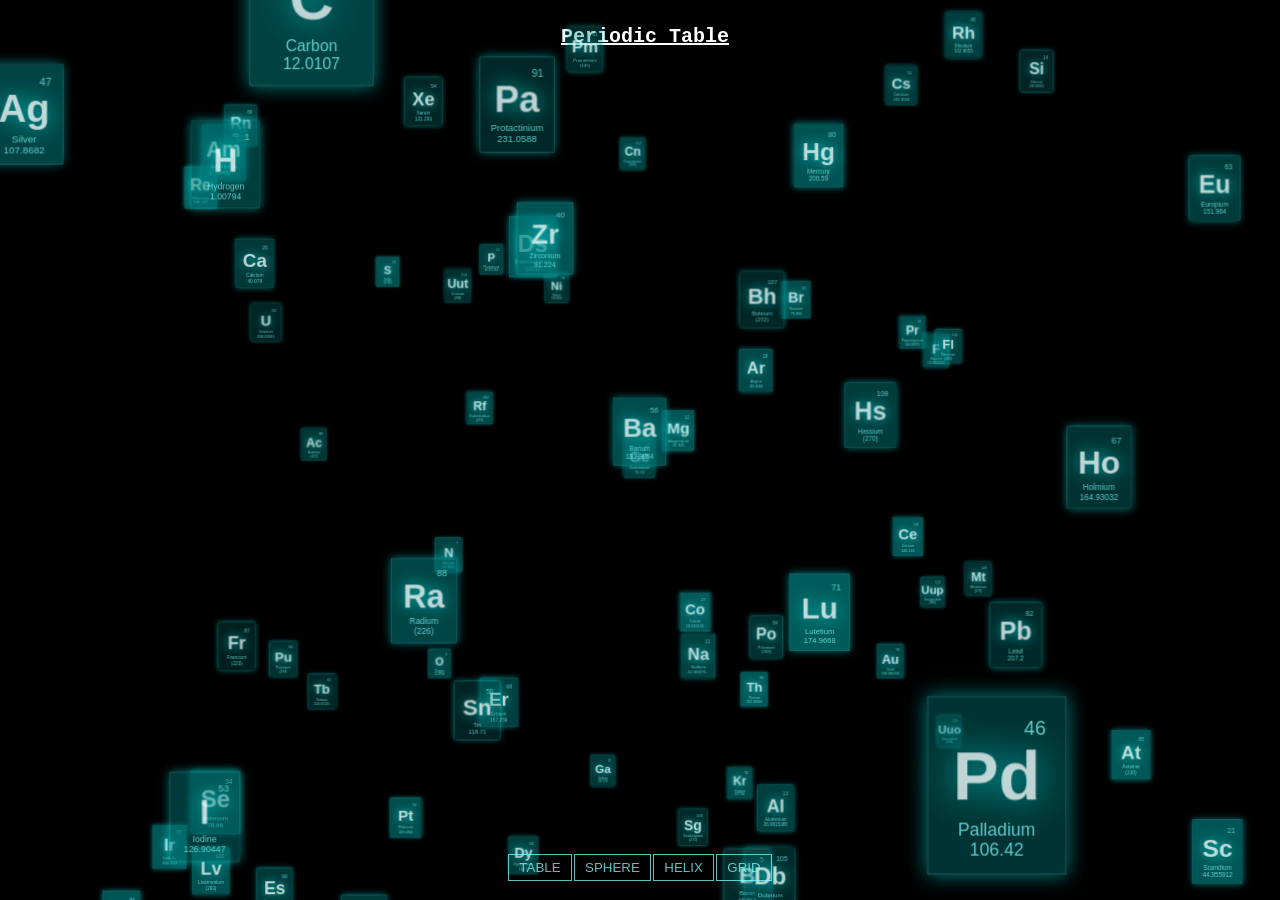
<file: img/index.html>
<!DOCTYPE html>
<html>

<head>
    <title>3D Periodic Table using Three.js </title>
    <link rel="stylesheet" type="text/css" href="style.css">
</head>

<body>
	<script src="js/three.min.js"></script>
    <script src="js/tween.min.js"></script>
    <script src="js/controls/TrackballControls.js"></script>
    <script src="js/renderers/CSS3DRenderer.js"></script>

    <div id="container">
    <div id="info"><a href="https://www.youtube.com/channel/UCFotI98pUbvod-OCe6r1xxA/videos" target="_blank"> Periodic Table </a></div>    
    </div>

    <div id="menu">
        <button id="table">TABLE</button>
        <button id="sphere">SPHERE</button>
        <button id="helix">HELIX</button>
        <button id="grid">GRID</button>
    </div>

    <script type="text/javascript">
    	var table = [
            ["H", "Hydrogen", "1.00794", 1, 1],
            ["He", "Helium", "4.002602", 18, 1],
            ["Li", "Lithium", "6.941", 1, 2],
            ["Be", "Beryllium", "9.012182", 2, 2],
            ["B", "Boron", "10.811", 13, 2],
            ["C", "Carbon", "12.0107", 14, 2],
            ["N", "Nitrogen", "14.0067", 15, 2],
            ["O", "Oxygen", "15.9994", 16, 2],
            ["F", "Fluorine", "18.9984032", 17, 2],
            ["Ne", "Neon", "20.1797", 18, 2],
            ["Na", "Sodium", "22.98976...", 1, 3],
            ["Mg", "Magnesium", "24.305", 2, 3],
            ["Al", "Aluminium", "26.9815386", 13, 3],
            ["Si", "Silicon", "28.0855", 14, 3],
            ["P", "Phosphorus", "30.973762", 15, 3],
            ["S", "Sulfur", "32.065", 16, 3],
            ["Cl", "Chlorine", "35.453", 17, 3],
            ["Ar", "Argon", "39.948", 18, 3],
            ["K", "Potassium", "39.948", 1, 4],
            ["Ca", "Calcium", "40.078", 2, 4],
            ["Sc", "Scandium", "44.955912", 3, 4],
            ["Ti", "Titanium", "47.867", 4, 4],
            ["V", "Vanadium", "50.9415", 5, 4],
            ["Cr", "Chromium", "51.9961", 6, 4],
            ["Mn", "Manganese", "54.938045", 7, 4],
            ["Fe", "Iron", "55.845", 8, 4],
            ["Co", "Cobalt", "58.933195", 9, 4],
            ["Ni", "Nickel", "58.6934", 10, 4],
            ["Cu", "Copper", "63.546", 11, 4],
            ["Zn", "Zinc", "65.38", 12, 4],
            ["Ga", "Gallium", "69.723", 13, 4],
            ["Ge", "Germanium", "72.63", 14, 4],
            ["As", "Arsenic", "74.9216", 15, 4],
            ["Se", "Selenium", "78.96", 16, 4],
            ["Br", "Bromine", "79.904", 17, 4],
            ["Kr", "Krypton", "83.798", 18, 4],
            ["Rb", "Rubidium", "85.4678", 1, 5],
            ["Sr", "Strontium", "87.62", 2, 5],
            ["Y", "Yttrium", "88.90585", 3, 5],
            ["Zr", "Zirconium", "91.224", 4, 5],
            ["Nb", "Niobium", "92.90628", 5, 5],
            ["Mo", "Molybdenum", "95.96", 6, 5],
            ["Tc", "Technetium", "(98)", 7, 5],
            ["Ru", "Ruthenium", "101.07", 8, 5],
            ["Rh", "Rhodium", "102.9055", 9, 5],
            ["Pd", "Palladium", "106.42", 10, 5],
            ["Ag", "Silver", "107.8682", 11, 5],
            ["Cd", "Cadmium", "112.411", 12, 5],
            ["In", "Indium", "114.818", 13, 5],
            ["Sn", "Tin", "118.71", 14, 5],
            ["Sb", "Antimony", "121.76", 15, 5],
            ["Te", "Tellurium", "127.6", 16, 5],
            ["I", "Iodine", "126.90447", 17, 5],
            ["Xe", "Xenon", "131.293", 18, 5],
            ["Cs", "Caesium", "132.9054", 1, 6],
            ["Ba", "Barium", "132.9054", 2, 6],
            ["La", "Lanthanum", "138.90547", 4, 9],
            ["Ce", "Cerium", "140.116", 5, 9],
            ["Pr", "Praseodymium", "140.90765", 6, 9],
            ["Nd", "Neodymium", "144.242", 7, 9],
            ["Pm", "Promethium", "(145)", 8, 9],
            ["Sm", "Samarium", "150.36", 9, 9],
            ["Eu", "Europium", "151.964", 10, 9],
            ["Gd", "Gadolinium", "157.25", 11, 9],
            ["Tb", "Terbium", "158.92535", 12, 9],
            ["Dy", "Dysprosium", "162.5", 13, 9],
            ["Ho", "Holmium", "164.93032", 14, 9],
            ["Er", "Erbium", "167.259", 15, 9],
            ["Tm", "Thulium", "168.93421", 16, 9],
            ["Yb", "Ytterbium", "173.054", 17, 9],
            ["Lu", "Lutetium", "174.9668", 18, 9],
            ["Hf", "Hafnium", "178.49", 4, 6],
            ["Ta", "Tantalum", "180.94788", 5, 6],
            ["W", "Tungsten", "183.84", 6, 6],
            ["Re", "Rhenium", "186.207", 7, 6],
            ["Os", "Osmium", "190.23", 8, 6],
            ["Ir", "Iridium", "192.217", 9, 6],
            ["Pt", "Platinum", "195.084", 10, 6],
            ["Au", "Gold", "196.966569", 11, 6],
            ["Hg", "Mercury", "200.59", 12, 6],
            ["Tl", "Thallium", "204.3833", 13, 6],
            ["Pb", "Lead", "207.2", 14, 6],
            ["Bi", "Bismuth", "208.9804", 15, 6],
            ["Po", "Polonium", "(209)", 16, 6],
            ["At", "Astatine", "(210)", 17, 6],
            ["Rn", "Radon", "(222)", 18, 6],
            ["Fr", "Francium", "(223)", 1, 7],
            ["Ra", "Radium", "(226)", 2, 7],
            ["Ac", "Actinium", "(227)", 4, 10],
            ["Th", "Thorium", "232.03806", 5, 10],
            ["Pa", "Protactinium", "231.0588", 6, 10],
            ["U", "Uranium", "238.02891", 7, 10],
            ["Np", "Neptunium", "(237)", 8, 10],
            ["Pu", "Plutonium", "(244)", 9, 10],
            ["Am", "Americium", "(243)", 10, 10],
            ["Cm", "Curium", "(247)", 11, 10],
            ["Bk", "Berkelium", "(247)", 12, 10],
            ["Cf", "Californium", "(251)", 13, 10],
            ["Es", "Einstenium", "(252)", 14, 10],
            ["Fm", "Fermium", "(257)", 15, 10],
            ["Md", "Mendelevium", "(258)", 16, 10],
            ["No", "Nobelium", "(259)", 17, 10],
            ["Lr", "Lawrencium", "(262)", 18, 10],
            ["Rf", "Rutherfordium", "(267)", 4, 7],
            ["Db", "Dubnium", "(268)", 5, 7],
            ["Sg", "Seaborgium", "(271)", 6, 7],
            ["Bh", "Bohrium", "(272)", 7, 7],
            ["Hs", "Hassium", "(270)", 8, 7],
            ["Mt", "Meitnerium", "(276)", 9, 7],
            ["Ds", "Darmstadium", "(281)", 10, 7],
            ["Rg", "Roentgenium", "(280)", 11, 7],
            ["Cn", "Copernicium", "(285)", 12, 7],
            ["Uut", "Unutrium", "(284)", 13, 7],
            ["Fl", "Flerovium", "(289)", 14, 7],
            ["Uup", "Ununpentium", "(288)", 15, 7],
            ["Lv", "Livermorium", "(293)", 16, 7],
            ["Uus", "Ununseptium", "(294)", 17, 7],
            ["Uuo", "Ununoctium", "(294)", 18, 7]
        ];

        var camera, scene, renderer;
        var geometry, material, mesh;

        var controls;

        var objects = [];
        var targets = { table: [], sphere: [], helix: [], grid: [] };

        init();
        animate();

        function init() {

            camera = new THREE.PerspectiveCamera(75, window.innerWidth / window.innerHeight, 1, 5000);
            camera.position.z = 1800;

            scene = new THREE.Scene();

            for (var i = 0; i < table.length; i++) {

                var item = table[i];

                var element = document.createElement('div');
                element.className = 'element';
                element.style.backgroundColor = 'rgba(0,127,127,' + (Math.random() * 0.5 + 0.25) + ')';

                var number = document.createElement('div');
                number.className = 'number';
                number.textContent = i + 1;
                element.appendChild(number);

                var symbol = document.createElement('div');
                symbol.className = 'symbol';
                symbol.textContent = item[0];
                element.appendChild(symbol);

                var details = document.createElement('div');
                details.className = 'details';
                details.innerHTML = item[1] + '<br>' + item[2];
                element.appendChild(details);

                var object = new THREE.CSS3DObject(element);
                object.position.x = Math.random() * 4000 - 2000;
                object.position.y = Math.random() * 4000 - 2000;
                object.position.z = Math.random() * 4000 - 2000;
                scene.add(object);

                objects.push(object);

            }

            // -------  table  sphere   helix   grid ------- //

            // table

            for (var i = 0; i < objects.length; i++) {

                var item = table[i];
                var object = objects[i];

                var object = new THREE.Object3D();
                object.position.x = (item[3] * 160) - 1540;
                object.position.y = -(item[4] * 200) + 1100;

                targets.table.push(object);

            }

            // sphere

            var vector = new THREE.Vector3();

            for (var i = 0, l = objects.length; i < l; i++) {

                var object = objects[i];

                var phi = Math.acos(-1 + (2 * i) / l);
                var theta = Math.sqrt(l * Math.PI) * phi;

                var object = new THREE.Object3D();

                object.position.x = 1000 * Math.cos(theta) * Math.sin(phi);
                object.position.y = 1000 * Math.sin(theta) * Math.sin(phi);
                object.position.z = 1000 * Math.cos(phi);

                vector.copy(object.position).multiplyScalar(2);

                object.lookAt(vector);

                targets.sphere.push(object);

            }

            // helix

            var vector = new THREE.Vector3();

            for (var i = 0, l = objects.length; i < l; i++) {

                var object = objects[i];

                var phi = i * 0.175 + Math.PI;

                var object = new THREE.Object3D();

                object.position.x = 1100 * Math.sin(phi);
                object.position.y = -(i * 8) + 450;
                object.position.z = 1100 * Math.cos(phi);

                vector.copy(object.position);
                vector.x *= 2;
                vector.z *= 2;

                object.lookAt(vector);

                targets.helix.push(object);

            }

            // grid

            for (var i = 0; i < objects.length; i++) {

                var object = objects[i];

                var object = new THREE.Object3D();

                object.position.x = ((i % 5) * 400) - 800;
                object.position.y = (-(Math.floor(i / 5) % 5) * 400) + 800;
                object.position.z = (Math.floor(i / 25)) * 1000 - 2000;

                targets.grid.push(object);

            }

            // -------  table  sphere   helix   grid ------- //

            //

            renderer = new THREE.CSS3DRenderer();
            renderer.setSize(window.innerWidth, window.innerHeight);
            renderer.domElement.style.position = 'absolute';
            renderer.domElement.style.top = 0;
            document.getElementById('container').appendChild(renderer.domElement);

            //

            controls = new THREE.TrackballControls(camera, renderer.domElement);
            controls.rotateSpeed = 0.5;
            controls.addEventListener('change', render);

            var button = document.getElementById('table');
            button.addEventListener('click', function(event) {

                transform(targets.table, 2000);

            }, false);

            var button = document.getElementById('sphere');
            button.addEventListener('click', function(event) {

                transform(targets.sphere, 2000);

            }, false);

            var button = document.getElementById('helix');
            button.addEventListener('click', function(event) {

                transform(targets.helix, 2000);

            }, false);

            var button = document.getElementById('grid');
            button.addEventListener('click', function(event) {

                transform(targets.grid, 2000);

            }, false);

            transform(targets.table, 5000);

            //

            window.addEventListener('resize', onWindowResize, false);

        }

        function transform(targets, duration) {

            TWEEN.removeAll();

            for (var i = 0; i < objects.length; i++) {

                var object = objects[i];
                var target = targets[i];

                new TWEEN.Tween(object.position)
                    .to({ x: target.position.x, y: target.position.y, z: target.position.z }, Math.random() * duration + duration)
                    .easing(TWEEN.Easing.Exponential.InOut)
                    .start();

                new TWEEN.Tween(object.rotation)
                    .to({ x: target.rotation.x, y: target.rotation.y, z: target.rotation.z }, Math.random() * duration + duration)
                    .easing(TWEEN.Easing.Exponential.InOut)
                    .start();

            }

            new TWEEN.Tween(this)
                .to({}, duration * 2)
                .onUpdate(render)
                .start();

        }

        function onWindowResize() {

            camera.aspect = window.innerWidth / window.innerHeight;
            camera.updateProjectionMatrix();

            renderer.setSize(window.innerWidth, window.innerHeight);

        }

        function animate() {

            requestAnimationFrame(animate);

            TWEEN.update();
            controls.update();

        }

        function render() {

            renderer.render(scene, camera);

        }
    </script>
</body>

</html>
</file>
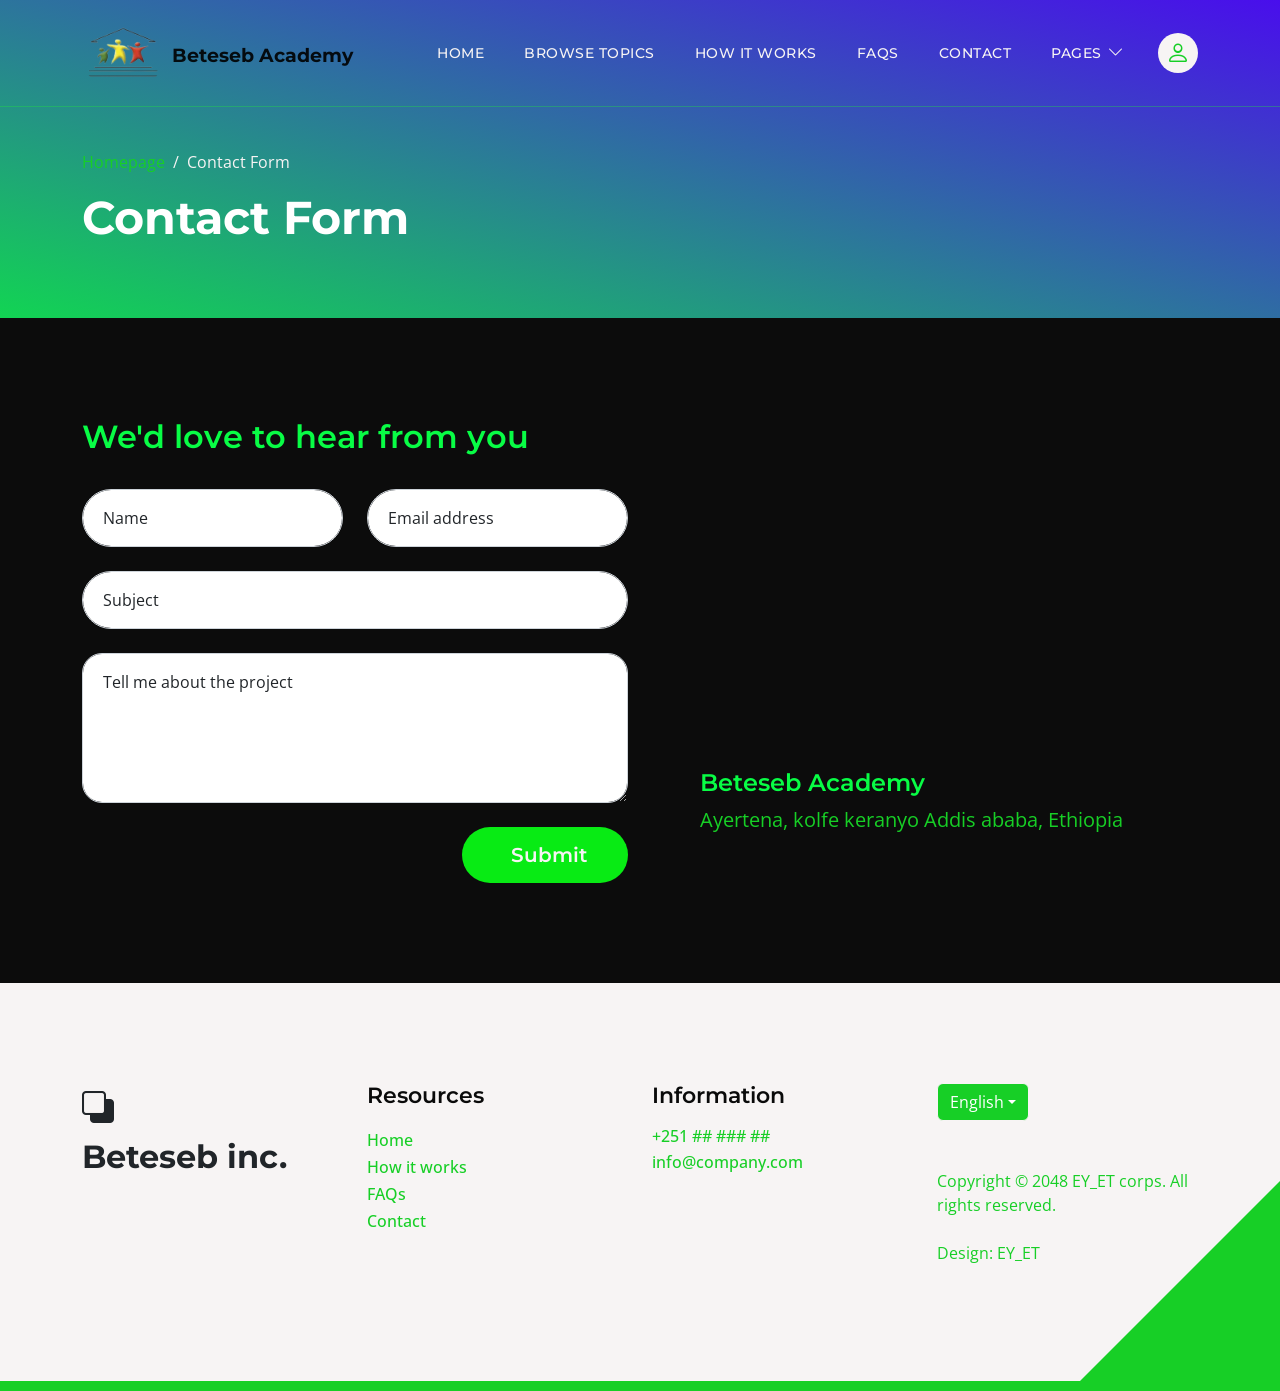
<file: contact.html>
<!doctype html>
<html lang="en">
    <head>
        <meta charset="utf-8">
        <meta name="viewport" content="width=device-width, initial-scale=1">

        <meta name="description" content="">
        <meta name="author" content="">

        <title>Topic Listing Contact Page</title>

        <!-- CSS FILES -->        
        <link rel="preconnect" href="https://fonts.googleapis.com">
        
        <link rel="preconnect" href="https://fonts.gstatic.com" crossorigin>

        <link href="https://fonts.googleapis.com/css2?family=Montserrat:wght@500;600;700&family=Open+Sans&display=swap" rel="stylesheet">
                        
        <link href="css/bootstrap.min.css" rel="stylesheet">

        <link href="css/bootstrap-icons.css" rel="stylesheet">

        <link href="css/templatemo-topic-listing.css" rel="stylesheet">
<!--

TemplateMo 590 topic listing

https://templatemo.com/tm-590-topic-listing

-->
    </head>
    
    <body class="topics-listing-page" id="top">

        <main>

            <nav class="navbar navbar-expand-lg">
                <div class="container">
                    <a class="navbar-brand" href="homepage.php">
                        <img src="images/bet.png" alt="" style="height: 80px;" style="border-radius: 500000px;">
                            <span style="font-size: 19px;">Beteseb Academy</span>
                        </a>
    
                    <div class="d-lg-none ms-auto me-4">
                        <a href="#top" class="navbar-icon bi-person smoothscroll"></a>
                    </div>
    
                    <button class="navbar-toggler" type="button" data-bs-toggle="collapse" data-bs-target="#navbarNav" aria-controls="navbarNav" aria-expanded="false" aria-label="Toggle navigation">
                        <span class="navbar-toggler-icon"></span>
                    </button>
    
                    <div class="collapse navbar-collapse" id="navbarNav">
                        <ul class="navbar-nav ms-lg-5 me-lg-auto">
                            <li class="nav-item">
                                <a class="nav-link click-scroll" href="homepage.php#section_1">Home</a>
                            </li>

                            <li class="nav-item">
                                <a class="nav-link click-scroll" href="homepage.php#section_2">Browse Topics</a>
                            </li>
    
                            <li class="nav-item">
                                <a class="nav-link click-scroll" href="homepage.php#section_3">How it works</a>
                            </li>

                            <li class="nav-item">
                                <a class="nav-link click-scroll" href="homepage.php#section_4">FAQs</a>
                            </li>
    
                            <li class="nav-item">
                                <a class="nav-link click-scroll" href="homepage.php#section_5">Contact</a>
                            </li>

                            <li class="nav-item dropdown">
                                <a class="nav-link dropdown-toggle" href="#section_5" id="navbarLightDropdownMenuLink" role="button" data-bs-toggle="dropdown" aria-expanded="false">Pages</a>

                                <ul class="dropdown-menu dropdown-menu-light" aria-labelledby="navbarLightDropdownMenuLink">
                                    <li><a class="dropdown-item" href="topics-listing.html">Topics Listing</a></li>

                                    <li><a class="dropdown-item active" href="contact.html">Contact Form</a></li>
                                </ul>
                            </li>
                        </ul>

                        <div class="d-none d-lg-block">
                            <a href="#top" class="navbar-icon bi-person smoothscroll"></a>
                        </div>
                    </div>
                </div>
            </nav>


            <header class="site-header d-flex flex-column justify-content-center align-items-center">
                <div class="container">
                    <div class="row align-items-center">

                        <div class="col-lg-5 col-12">
                            <nav aria-label="breadcrumb">
                                <ol class="breadcrumb">
                                    <li class="breadcrumb-item"><a href="homepage.php">Homepage</a></li>

                                    <li class="breadcrumb-item active" aria-current="page">Contact Form</li>
                                </ol>
                            </nav>

                            <h2 class="text-white">Contact Form</h2>
                        </div>

                    </div>
                </div>
            </header>


            <section class="section-padding section-bg">
                <div class="container">
                    <div class="row">

                        <div class="col-lg-12 col-12">
                            <h3 class="mb-4 pb-2">We'd love to hear from you</h3>
                        </div>

                        <div class="col-lg-6 col-12">
                            <form action="#" method="post" class="custom-form contact-form" role="form">
                                <div class="row">
                                    <div class="col-lg-6 col-md-6 col-12">
                                        <div class="form-floating">
                                            <input type="text" name="name" id="name" class="form-control" placeholder="Name" required="">
                                            
                                            <label for="floatingInput">Name</label>
                                        </div>
                                    </div>

                                    <div class="col-lg-6 col-md-6 col-12"> 
                                        <div class="form-floating">
                                            <input type="email" name="email" id="email" pattern="[^ @]*@[^ @]*" class="form-control" placeholder="Email address" required="">
                                            
                                            <label for="floatingInput">Email address</label>
                                        </div>
                                    </div>

                                    <div class="col-lg-12 col-12">
                                        <div class="form-floating">
                                            <input type="text" name="subject" id="name" class="form-control" placeholder="Name" required="">
                                            
                                            <label for="floatingInput">Subject</label>
                                        </div>

                                        <div class="form-floating">
                                            <textarea class="form-control" id="message" name="message" placeholder="Tell me about the project"></textarea>
                                            
                                            <label for="floatingTextarea">Tell me about the project</label>
                                        </div>
                                    </div>

                                    <div class="col-lg-4 col-12 ms-auto">
                                        <button type="submit" class="form-control">Submit</button>
                                    </div>

                                </div>
                            </form>
                        </div>

                        <div class="col-lg-5 col-12 mx-auto mt-5 mt-lg-0">
                            <iframe src="https://www.google.com/maps/embed?pb=!1m18!1m12!1m3!1d7881.844927460765!2d38.68898910485771!3d8.979282360884856!2m3!1f0!2f0!3f0!3m2!1i1024!2i768!4f13.1!3m3!1m2!1s0x164b87260a9b8a99%3A0x3988ec2443e70fff!2zQmV0ZVNlYiBBY2FkZW15IHwgQXllciBUZW5hIHwg4Ymk4Ymw4Yiw4YmlIOGKoOGKq-GLs-GImiB8IOGKoOGLqOGIrSDhjKThipM!5e0!3m2!1sen!2set!4v1716879741205!5m2!1sen!2set" width="100%" height="250" style="border:0;" allowfullscreen="" loading="lazy" referrerpolicy="no-referrer-when-downgrade"></iframe>
                            <h5 class="mt-4 mb-2">Beteseb Academy</h5>

                            <p>Ayertena, kolfe keranyo Addis ababa, Ethiopia</p>
                        </div>

                    </div>
                </div>
            </section>
        </main>

        <footer class="site-footer section-padding">
            <div class="container">
                <div class="row">

                    <div class="col-lg-3 col-12 mb-4 pb-2">
                        <a class="navbar-brand mb-2" href="homepage.php">
                            <i class="bi-back"></i>
                            <span><br>Beteseb inc.</span>
                        </a>
                    </div>

                    <div class="col-lg-3 col-md-4 col-6">
                        <h6 class="site-footer-title mb-3">Resources</h6>

                        <ul class="site-footer-links">
                            <li class="site-footer-link-item">
                                <a href="#" class="site-footer-link">Home</a>
                            </li>

                            <li class="site-footer-link-item">
                                <a href="#" class="site-footer-link">How it works</a>
                            </li>

                            <li class="site-footer-link-item">
                                <a href="#" class="site-footer-link">FAQs</a>
                            </li>

                            <li class="site-footer-link-item">
                                <a href="#" class="site-footer-link">Contact</a>
                            </li>
                        </ul>
                    </div>

                    <div class="col-lg-3 col-md-4 col-6 mb-4 mb-lg-0">
                        <h6 class="site-footer-title mb-3">Information</h6>

                        <p class="text-white d-flex mb-1">
                            <a href="tel: 305-240-9671" class="site-footer-link">
                                +251 ## ### ##
                            </a>
                        </p>

                        <p class="text-white d-flex">
                            <a href="mailto:info@company.com" class="site-footer-link">
                                info@company.com
                            </a>
                        </p>
                    </div>

                    <div class="col-lg-3 col-md-4 col-12 mt-4 mt-lg-0 ms-auto">
                        <div class="dropdown">
                            <button class="btn btn-secondary dropdown-toggle" type="button" data-bs-toggle="dropdown" aria-expanded="false">
                            English</button>

                            <ul class="dropdown-menu">
                                <li><button class="dropdown-item" type="button">Thai</button></li>

                                <li><button class="dropdown-item" type="button">Myanmar</button></li>

                                <li><button class="dropdown-item" type="button">Arabic</button></li>
                            </ul>
                        </div>

                        <p class="copyright-text mt-lg-5 mt-4">Copyright © 2048 EY_ET corps. All rights reserved.
                        <br><br>Design: EY_ET</p>
                        
                    </div>

                </div>
            </div>
        </footer>

        <!-- JAVASCRIPT FILES -->
        <script src="js/jquery.min.js"></script>
        <script src="js/bootstrap.bundle.min.js"></script>
        <script src="js/jquery.sticky.js"></script>
        <script src="js/custom.js"></script>

    </body>
</html>
</file>
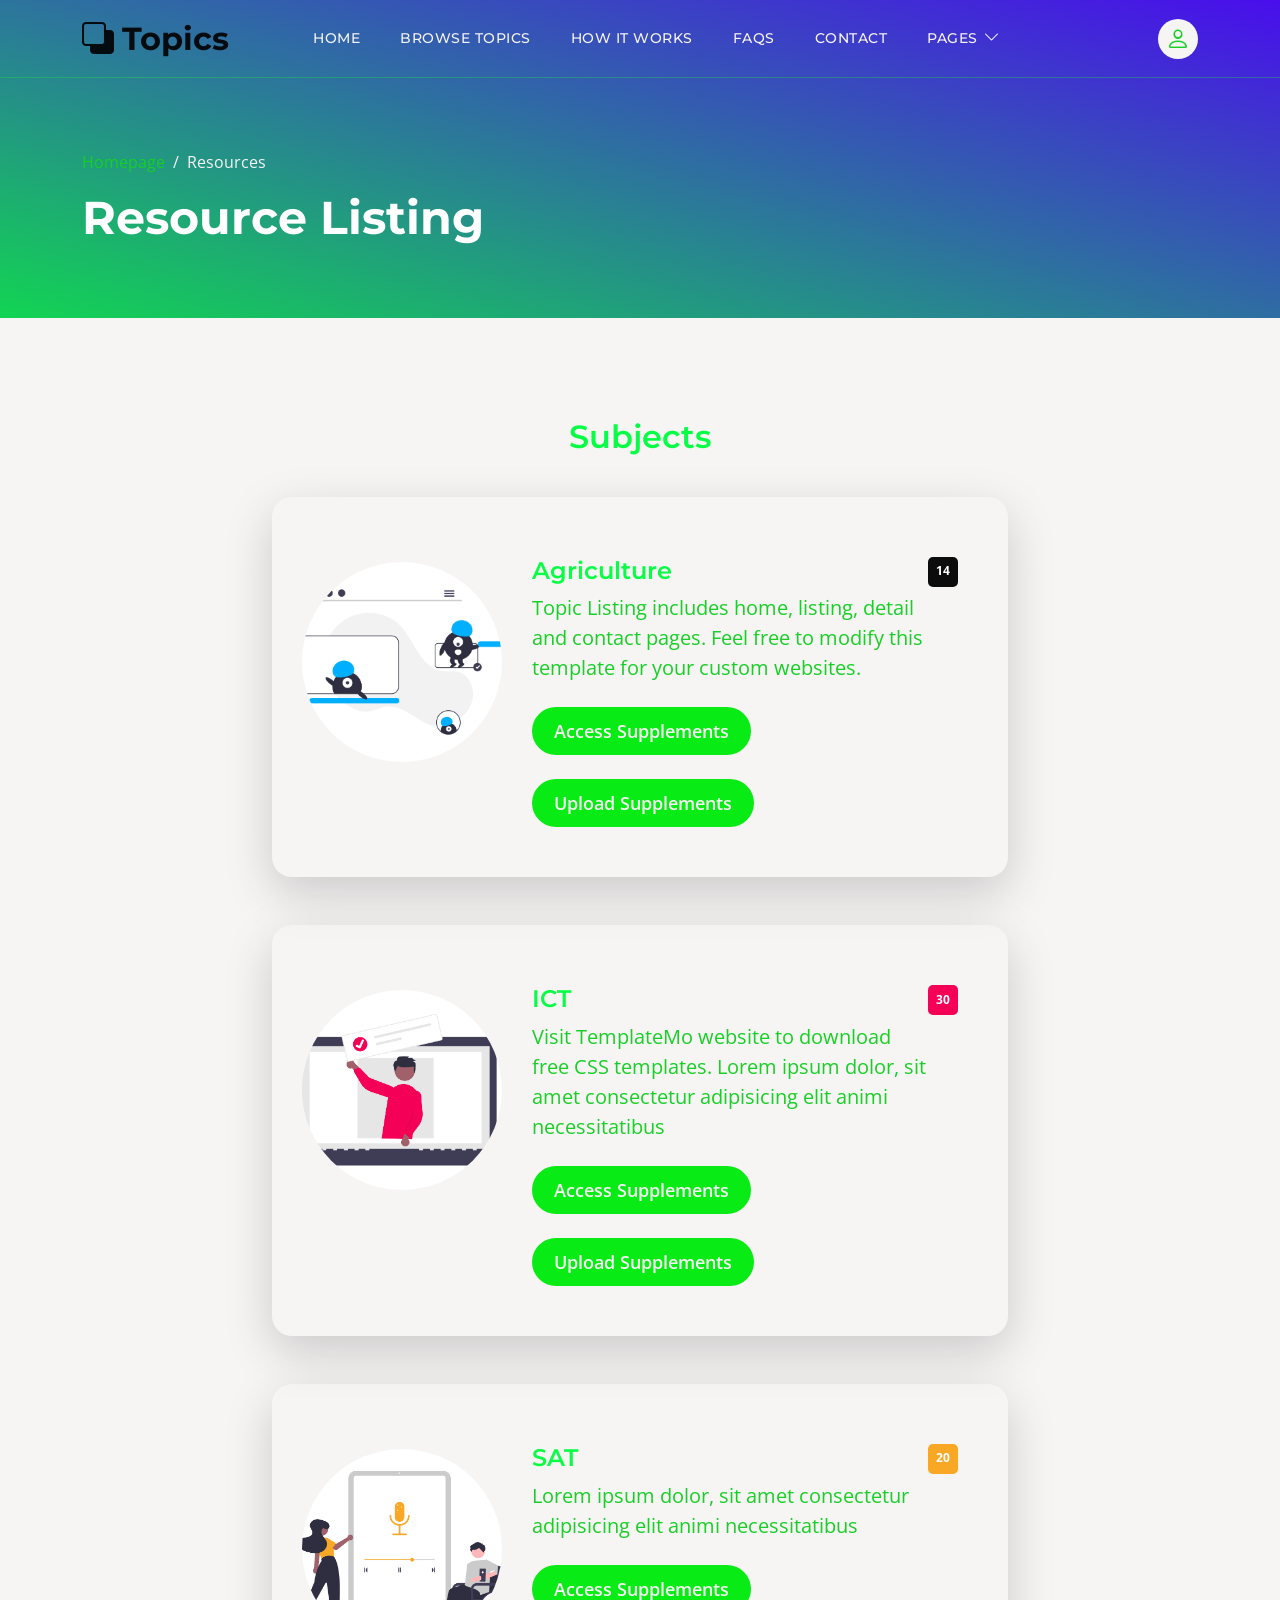
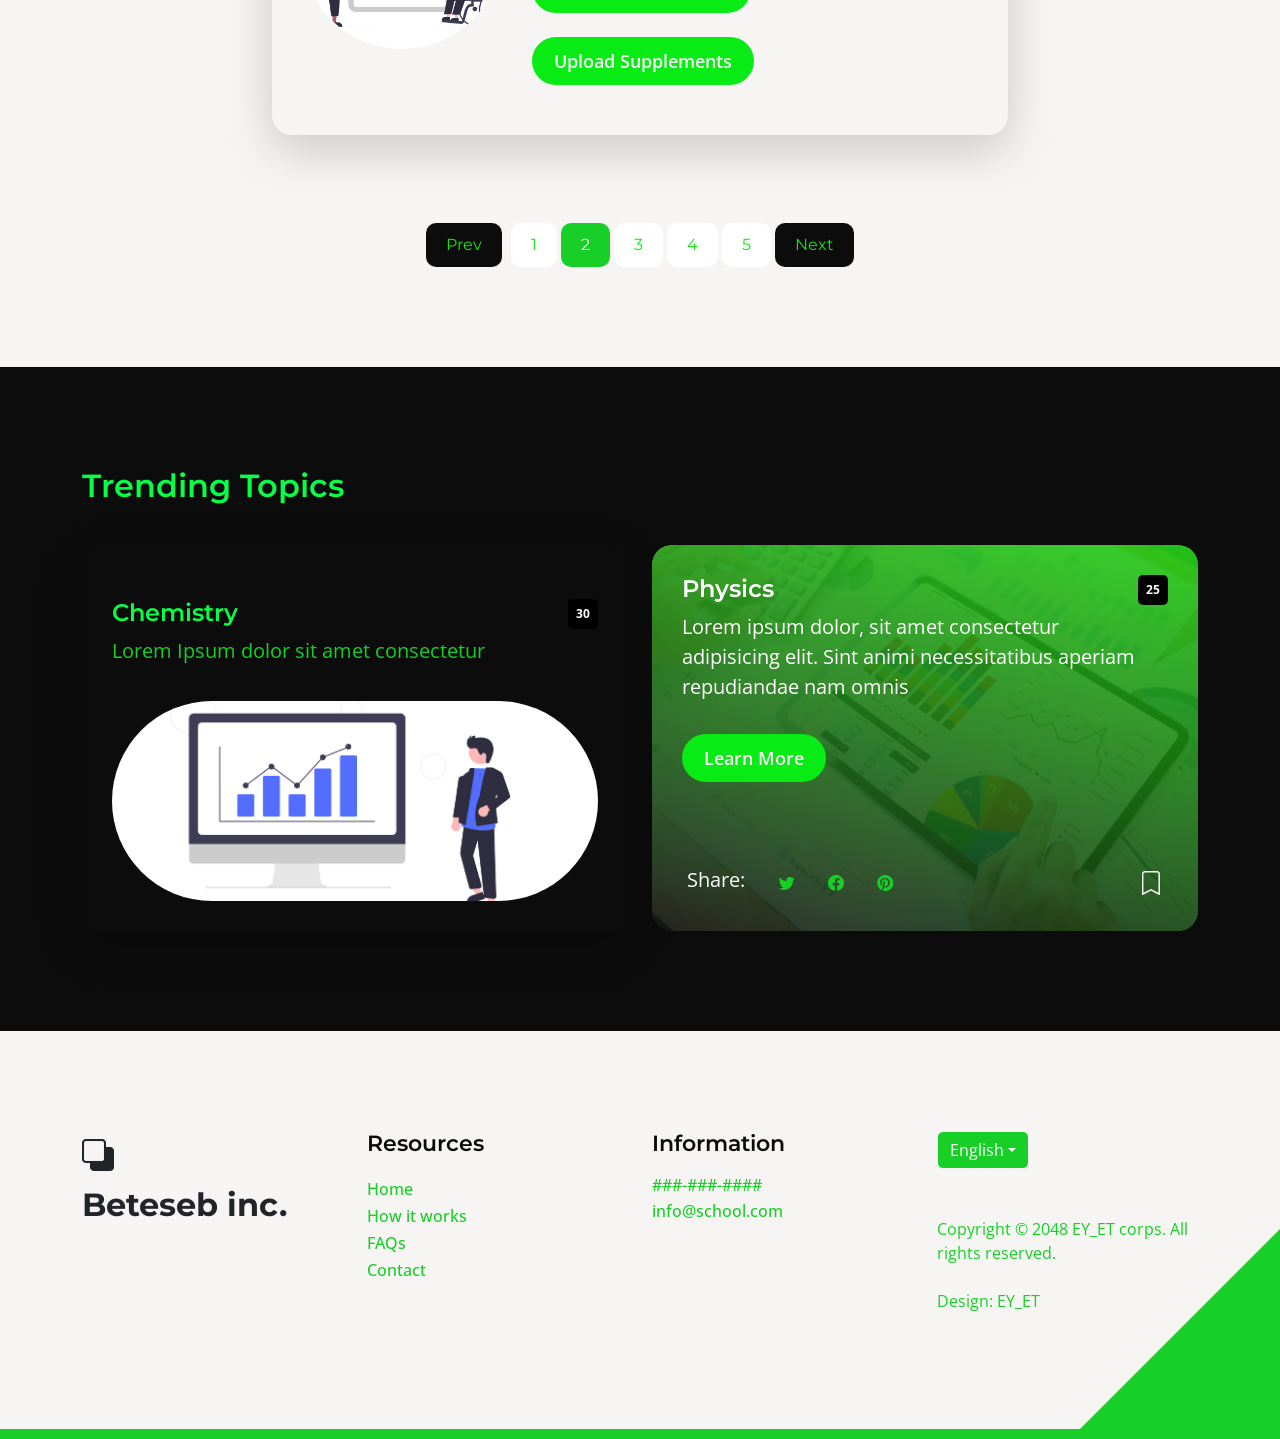
<file: topic-listing2.html>
<!doctype html>
<html lang="en">
    <head>
        <meta charset="utf-8">
        <meta name="viewport" content="width=device-width, initial-scale=1">

        <meta name="description" content="">
        <meta name="author" content="">

        <title>Topic Listing Page</title>

        <!-- CSS FILES -->        
        <link rel="preconnect" href="https://fonts.googleapis.com">
        
        <link rel="preconnect" href="https://fonts.gstatic.com" crossorigin>

        <link href="https://fonts.googleapis.com/css2?family=Montserrat:wght@500;600;700&family=Open+Sans&display=swap" rel="stylesheet">
                        
        <link href="css/bootstrap.min.css" rel="stylesheet">

        <link href="css/bootstrap-icons.css" rel="stylesheet">

        <link href="css/templatemo-topic-listing.css" rel="stylesheet">
<!--

TemplateMo 590 topic listing

https://templatemo.com/tm-590-topic-listing

-->
    </head>
    
    <body class="topics-listing-page" id="top">

        <main>

            <nav class="navbar navbar-expand-lg">
                <div class="container">
                    <a class="navbar-brand" href="homepage.php">
                        <i class="bi-back"></i>
                        <span>Topics</span>
                    </a>

                    <div class="d-lg-none ms-auto me-4">
                        <a href="#top" class="navbar-icon bi-person smoothscroll"></a>
                    </div>
    
                    <button class="navbar-toggler" type="button" data-bs-toggle="collapse" data-bs-target="#navbarNav" aria-controls="navbarNav" aria-expanded="false" aria-label="Toggle navigation">
                        <span class="navbar-toggler-icon"></span>
                    </button>
    
                    <div class="collapse navbar-collapse" id="navbarNav">
                        <ul class="navbar-nav ms-lg-5 me-lg-auto">
                            <li class="nav-item">
                                <a class="nav-link click-scroll" href="homepage.php#section_1">Home</a>
                            </li>

                            <li class="nav-item">
                                <a class="nav-link click-scroll" href="homepage.php#section_2">Browse Topics</a>
                            </li>
    
                            <li class="nav-item">
                                <a class="nav-link click-scroll" href="homepage.php#section_3">How it works</a>
                            </li>

                            <li class="nav-item">
                                <a class="nav-link click-scroll" href="homepage.php#section_4">FAQs</a>
                            </li>
    
                            <li class="nav-item">
                                <a class="nav-link click-scroll" href="homepage.php#section_5">Contact</a>
                            </li>

                            <li class="nav-item dropdown">
                                <a class="nav-link dropdown-toggle" href="#section_5" id="navbarLightDropdownMenuLink" role="button" data-bs-toggle="dropdown" aria-expanded="false">Pages</a>

                                <ul class="dropdown-menu dropdown-menu-light" aria-labelledby="navbarLightDropdownMenuLink">
                                    <li><a class="dropdown-item active" href="topics-listing.html">Topics Listing</a></li>

                                    <li><a class="dropdown-item" href="contact.html">Contact Form</a></li>
                                </ul>
                            </li>
                        </ul>

                        <div class="d-none d-lg-block">
                            <a href="#top" class="navbar-icon bi-person smoothscroll"></a>
                        </div>
                    </div>
                </div>
            </nav>


            <header class="site-header d-flex flex-column justify-content-center align-items-center">
                <div class="container">
                    <div class="row align-items-center">

                        <div class="col-lg-5 col-12">
                            <nav aria-label="breadcrumb">
                                <ol class="breadcrumb">
                                    <li class="breadcrumb-item"><a href="homepage.php">Homepage</a></li>

                                    <li class="breadcrumb-item active" aria-current="page">Resources</li>
                                </ol>
                            </nav>

                            <h2 class="text-white">Resource Listing</h2>
                        </div>

                    </div>
                </div>
            </header>


            <section class="section-padding">
                <div class="container">
                    <div class="row">

                        <div class="col-lg-12 col-12 text-center">
                            <h3 class="mb-4">Subjects</h3>
                        </div>

                        <div class="col-lg-8 col-12 mt-3 mx-auto">
                            <div class="custom-block custom-block-topics-listing bg-white shadow-lg mb-5">
                                <div class="d-flex">
                                    <img src="images/topics/undraw_Remote_design_team_re_urdx.png" class="custom-block-image img-fluid" alt="">

                                    <div class="custom-block-topics-listing-info d-flex">
                                        <div>
                                            <h5 class="mb-2">Agriculture</h5>

                                            <p class="mb-0">Topic Listing includes home, listing, detail and contact pages. Feel free to modify this template for your custom websites.</p>

                                            <a href="display_files.php" class="btn custom-btn mt-3 mt-lg-4">Access Supplements</a>
                                            <a href="user.html" class="btn custom-btn mt-3 mt-lg-4">Upload Supplements</a>
                                        </div>

                                        <span class="badge bg-design rounded-pill ms-auto">14</span>
                                    </div>
                                </div>
                            </div>

                            <div class="custom-block custom-block-topics-listing bg-white shadow-lg mb-5">
                                <div class="d-flex">
                                    <img src="images/topics/undraw_online_ad_re_ol62.png" class="custom-block-image img-fluid" alt="">

                                    <div class="custom-block-topics-listing-info d-flex">
                                        <div>
                                            <h5 class="mb-2">ICT</h5>

                                            <p class="mb-0">Visit TemplateMo website to download free CSS templates. Lorem ipsum dolor, sit amet consectetur adipisicing elit animi necessitatibus</p>

                                            <a href="display_files.php" class="btn custom-btn mt-3 mt-lg-4">Access Supplements</a>
                                            <a href="user.html" class="btn custom-btn mt-3 mt-lg-4">Upload Supplements</a>
                                        </div>

                                        <span class="badge bg-advertising rounded-pill ms-auto">30</span>
                                    </div>
                                </div>
                            </div>

                            <div class="custom-block custom-block-topics-listing bg-white shadow-lg mb-5">
                                <div class="d-flex">
                                    <img src="images/topics/undraw_Podcast_audience_re_4i5q.png" class="custom-block-image img-fluid" alt="">

                                    <div class="custom-block-topics-listing-info d-flex">
                                        <div>
                                            <h5 class="mb-2">SAT</h5>

                                            <p class="mb-0">Lorem ipsum dolor, sit amet consectetur adipisicing elit animi necessitatibus</p>

                                            <a href="display_files.php" class="btn custom-btn mt-3 mt-lg-4">Access Supplements</a>
                                            <a href="user.html" class="btn custom-btn mt-3 mt-lg-4">Upload Supplements</a>
                                        </div>

                                        <span class="badge bg-music rounded-pill ms-auto">20</span>
                                    </div>
                                </div>
                            </div>
                        </div>

                        <div class="col-lg-12 col-12">
                            <nav aria-label="Page navigation example">
                                <ul class="pagination justify-content-center mb-0">
                                    <li class="page-item">
                                        <a class="page-link" href="topics-listing.html" aria-label="Previous">
                                            <span aria-hidden="true">Prev</span>
                                        </a>
                                    </li>

                                    <li class="page-item" aria-current="page">
                                        <a class="page-link" href="topics-listing.html">1</a>
                                    </li>
                                    
                                    <li class="page-item active">
                                        <a class="page-link" href="topic-listing2.html">2</a>
                                    </li>
                                    
                                    <li class="page-item">
                                        <a class="page-link" href="#">3</a>
                                    </li>

                                    <li class="page-item">
                                        <a class="page-link" href="#">4</a>
                                    </li>

                                    <li class="page-item">
                                        <a class="page-link" href="#">5</a>
                                    </li>
                                    
                                    <li class="page-item">
                                        <a class="page-link" href="topic-listing2.html" aria-label="Next">
                                            <span aria-hidden="true">Next</span>
                                        </a>
                                    </li>
                                </ul>
                            </nav>
                        </div>

                    </div>
                </div>
            </section>


            <section class="section-padding section-bg">
                <div class="container">
                    <div class="row">

                        <div class="col-lg-12 col-12">
                            <h3 class="mb-4">Trending Topics</h3>
                        </div>

                        <div class="col-lg-6 col-md-6 col-12 mt-3 mb-4 mb-lg-0">
                            <div class="custom-block bg-white shadow-lg">
                                <a href="topics-detail.html">
                                    <div class="d-flex">
                                        <a href="topics-listing.html"><div>
                                            <h5 class="mb-2">Chemistry</h5>

                                            <p class="mb-0">Lorem Ipsum dolor sit amet consectetur</p>
                                        </div></a>

                                        <span class="badge bg-finance rounded-pill ms-auto">30</span>
                                    </div>

                                    <img src="images/topics/undraw_Finance_re_gnv2.png" class="custom-block-image img-fluid" alt="">
                                </a>
                            </div>
                        </div>

                        <div class="col-lg-6 col-md-6 col-12 mt-lg-3">
                            <div class="custom-block custom-block-overlay">
                                <div class="d-flex flex-column h-100">
                                    <img src="images/businesswoman-using-tablet-analysis.jpg" class="custom-block-image img-fluid" alt="">

                                    <div class="custom-block-overlay-text d-flex">
                                        <div>
                                            <h5 class="text-white mb-2">Physics</h5>

                                            <p class="text-white">Lorem ipsum dolor, sit amet consectetur adipisicing elit. Sint animi necessitatibus aperiam repudiandae nam omnis</p>

                                            <a href="topics-listing.html" class="btn custom-btn mt-2 mt-lg-3">Learn More</a>
                                        </div>

                                        <span class="badge bg-finance rounded-pill ms-auto">25</span>
                                    </div>

                                    <div class="social-share d-flex">
                                        <p class="text-white me-4">Share:</p>

                                        <ul class="social-icon">
                                            <li class="social-icon-item">
                                                <a href="#" class="social-icon-link bi-twitter"></a>
                                            </li>

                                            <li class="social-icon-item">
                                                <a href="#" class="social-icon-link bi-facebook"></a>
                                            </li>

                                            <li class="social-icon-item">
                                                <a href="#" class="social-icon-link bi-pinterest"></a>
                                            </li>
                                        </ul>

                                        <a href="#" class="custom-icon bi-bookmark ms-auto"></a>
                                    </div>

                                    <div class="section-overlay"></div>
                                </div>
                            </div>
                        </div>

                    </div>
                </div>
            </section>
        </main>

		<footer class="site-footer section-padding">
            <div class="container">
                <div class="row">

                    <div class="col-lg-3 col-12 mb-4 pb-2">
                        <a class="navbar-brand mb-2" href="homepage.php">
                            <i class="bi-back"></i>
                            <span><bR>Beteseb inc.</span>
                        </a>
                    </div>

                    <div class="col-lg-3 col-md-4 col-6">
                        <h6 class="site-footer-title mb-3">Resources</h6>

                        <ul class="site-footer-links">
                            <li class="site-footer-link-item">
                                <a href="#" class="site-footer-link">Home</a>
                            </li>

                            <li class="site-footer-link-item">
                                <a href="#" class="site-footer-link">How it works</a>
                            </li>

                            <li class="site-footer-link-item">
                                <a href="#" class="site-footer-link">FAQs</a>
                            </li>

                            <li class="site-footer-link-item">
                                <a href="#" class="site-footer-link">Contact</a>
                            </li>
                        </ul>
                    </div>

                    <div class="col-lg-3 col-md-4 col-6 mb-4 mb-lg-0">
                        <h6 class="site-footer-title mb-3">Information</h6>

                        <p class="text-white d-flex mb-1">
                            <a href="tel: 305-240-9671" class="site-footer-link">
                                ###-###-####
                            </a>
                        </p>

                        <p class="text-white d-flex">
                            <a href="mailto:info@company.com" class="site-footer-link">
                                info@school.com
                            </a>
                        </p>
                    </div>

                    <div class="col-lg-3 col-md-4 col-12 mt-4 mt-lg-0 ms-auto">
                        <div class="dropdown">
                            <button class="btn btn-secondary dropdown-toggle" type="button" data-bs-toggle="dropdown" aria-expanded="false">
                            English</button>

                            <ul class="dropdown-menu">
                                <li><button class="dropdown-item" type="button">Thai</button></li>

                                <li><button class="dropdown-item" type="button">Myanmar</button></li>

                                <li><button class="dropdown-item" type="button">Arabic</button></li>
                            </ul>
                        </div>

                        <p class="copyright-text mt-lg-5 mt-4">Copyright © 2048 EY_ET corps. All rights reserved.
                        <br><br>Design: EY_ET</p>
                        
                    </div>

                </div>
            </div>
        </footer>

        <!-- JAVASCRIPT FILES -->
        <script src="js/jquery.min.js"></script>
        <script src="js/bootstrap.bundle.min.js"></script>
        <script src="js/jquery.sticky.js"></script>
        <script src="js/custom.js"></script>

    </body>
</html>
</file>
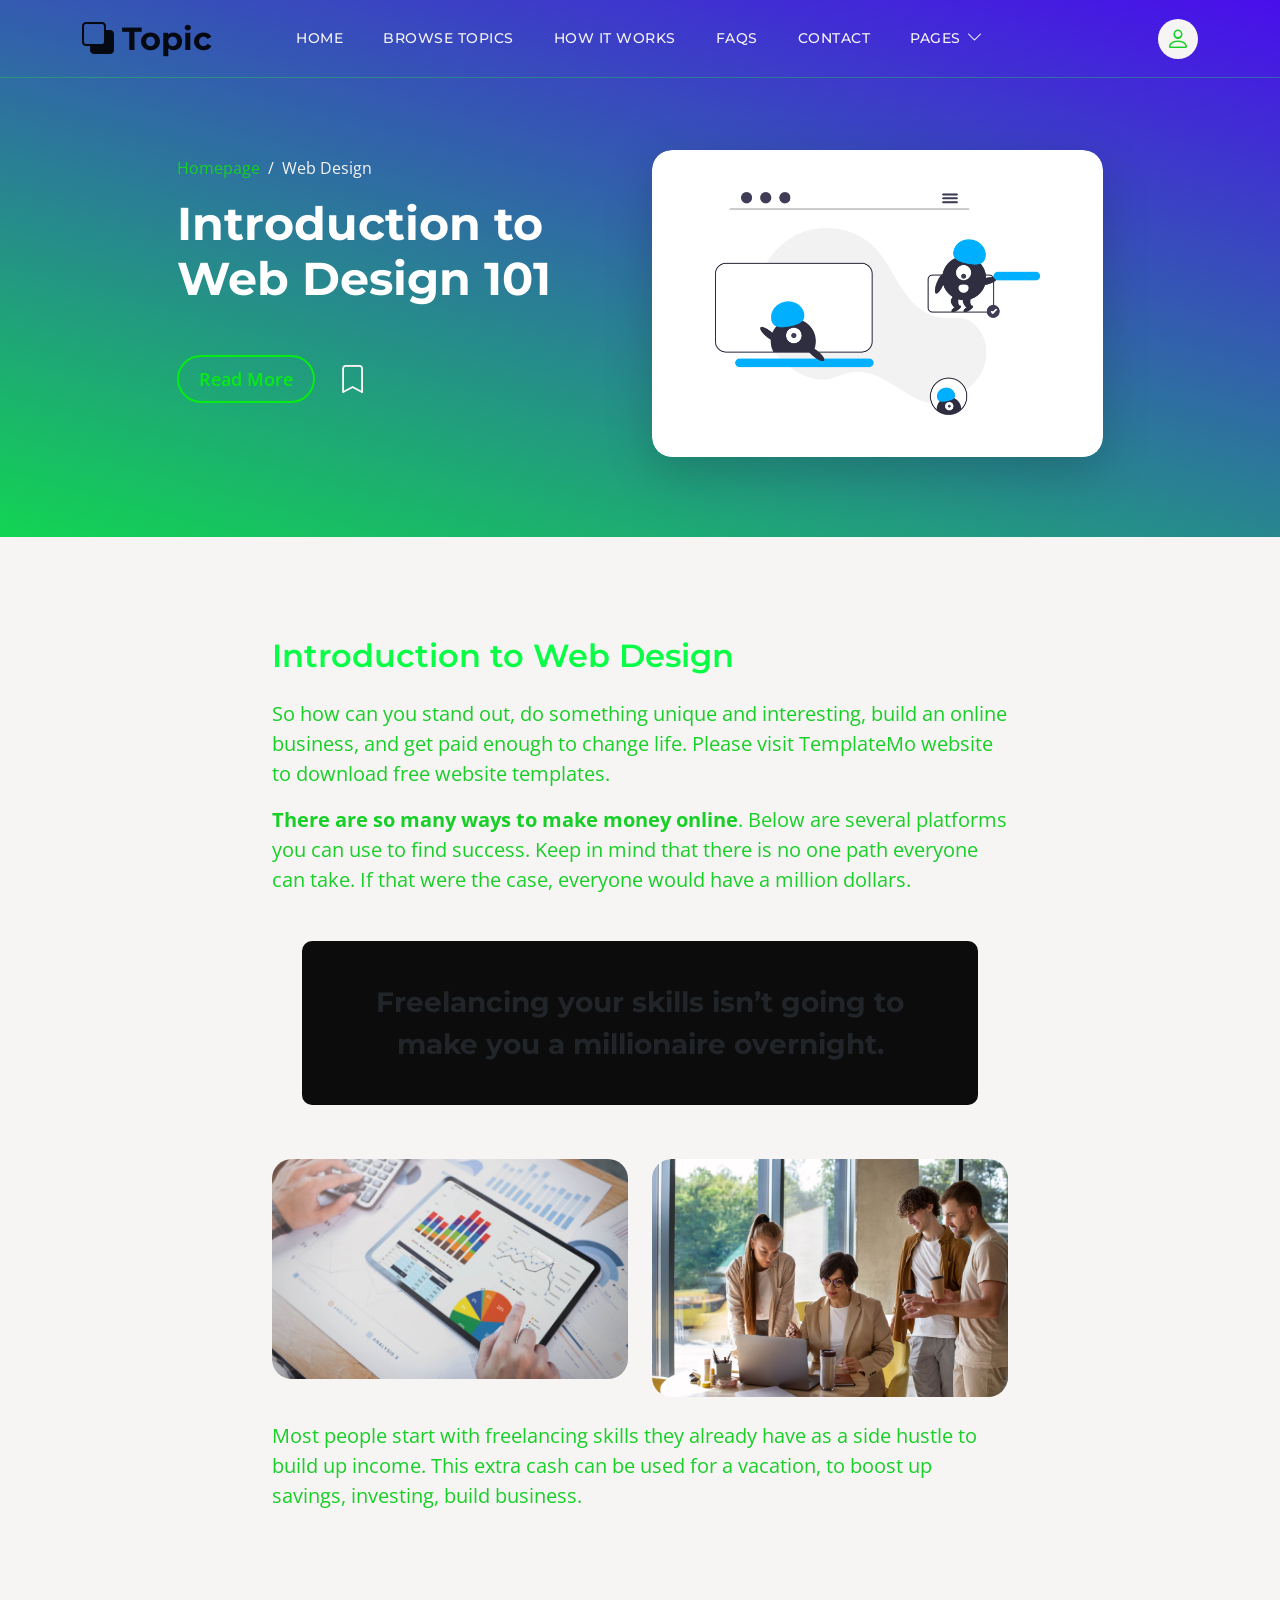
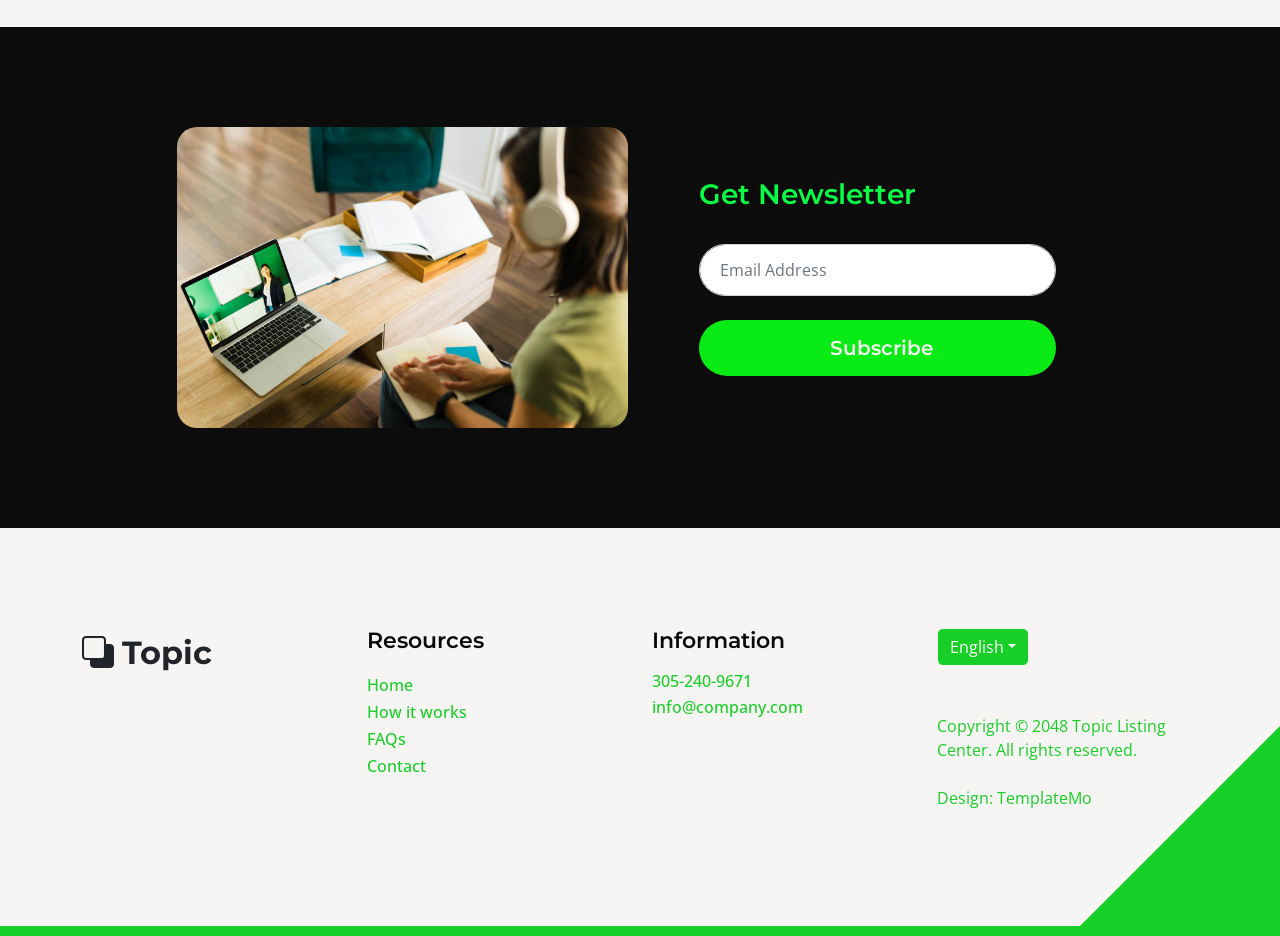
<file: topics-detail.html>
<!doctype html>
<html lang="en">
    <head>
        <meta charset="utf-8">
        <meta name="viewport" content="width=device-width, initial-scale=1">

        <meta name="description" content="">
        <meta name="author" content="">

        <title>Topic Detail Page</title>

        <!-- CSS FILES -->        
        <link rel="preconnect" href="https://fonts.googleapis.com">
        
        <link rel="preconnect" href="https://fonts.gstatic.com" crossorigin>

        <link href="https://fonts.googleapis.com/css2?family=Montserrat:wght@500;600;700&family=Open+Sans&display=swap" rel="stylesheet">
                        
        <link href="css/bootstrap.min.css" rel="stylesheet">

        <link href="css/bootstrap-icons.css" rel="stylesheet">

        <link href="css/templatemo-topic-listing.css" rel="stylesheet">
<!--

TemplateMo 590 topic listing

https://templatemo.com/tm-590-topic-listing

-->
    </head>
    
    <body id="top">

        <main>

            <nav class="navbar navbar-expand-lg">
                <div class="container">
                    <a class="navbar-brand" href="index.html">
                        <i class="bi-back"></i>
                        <span>Topic</span>
                    </a>

                    <div class="d-lg-none ms-auto me-4">
                        <a href="#top" class="navbar-icon bi-person smoothscroll"></a>
                    </div>
    
                    <button class="navbar-toggler" type="button" data-bs-toggle="collapse" data-bs-target="#navbarNav" aria-controls="navbarNav" aria-expanded="false" aria-label="Toggle navigation">
                        <span class="navbar-toggler-icon"></span>
                    </button>
    
                    <div class="collapse navbar-collapse" id="navbarNav">
                        <ul class="navbar-nav ms-lg-5 me-lg-auto">
                            <li class="nav-item">
                                <a class="nav-link click-scroll" href="index.html#section_1">Home</a>
                            </li>

                            <li class="nav-item">
                                <a class="nav-link click-scroll" href="index.html#section_2">Browse Topics</a>
                            </li>
    
                            <li class="nav-item">
                                <a class="nav-link click-scroll" href="index.html#section_3">How it works</a>
                            </li>

                            <li class="nav-item">
                                <a class="nav-link click-scroll" href="index.html#section_4">FAQs</a>
                            </li>
    
                            <li class="nav-item">
                                <a class="nav-link click-scroll" href="index.html#section_5">Contact</a>
                            </li>

                            <li class="nav-item dropdown">
                                <a class="nav-link dropdown-toggle" href="#section_5" id="navbarLightDropdownMenuLink" role="button" data-bs-toggle="dropdown" aria-expanded="false">Pages</a>

                                <ul class="dropdown-menu dropdown-menu-light" aria-labelledby="navbarLightDropdownMenuLink">
                                    <li><a class="dropdown-item" href="topics-listing.html">Topics Listing</a></li>

                                    <li><a class="dropdown-item" href="contact.html">Contact Form</a></li>
                                </ul>
                            </li>
                        </ul>

                        <div class="d-none d-lg-block">
                            <a href="#top" class="navbar-icon bi-person smoothscroll"></a>
                        </div>
                    </div>
                </div>
            </nav>
            

            <header class="site-header d-flex flex-column justify-content-center align-items-center">
                <div class="container">
                    <div class="row justify-content-center align-items-center">

                        <div class="col-lg-5 col-12 mb-5">
                            <nav aria-label="breadcrumb">
                                <ol class="breadcrumb">
                                    <li class="breadcrumb-item"><a href="index.html">Homepage</a></li>

                                    <li class="breadcrumb-item active" aria-current="page">Web Design</li>
                                </ol>
                            </nav>

                            <h2 class="text-white">Introduction to <br> Web Design 101</h2>

                            <div class="d-flex align-items-center mt-5">
                                <a href="#topics-detail" class="btn custom-btn custom-border-btn smoothscroll me-4">Read More</a>

                                <a href="#top" class="custom-icon bi-bookmark smoothscroll"></a>
                            </div>
                        </div>

                        <div class="col-lg-5 col-12">
                            <div class="topics-detail-block bg-white shadow-lg">
                                <img src="images/topics/undraw_Remote_design_team_re_urdx.png" class="topics-detail-block-image img-fluid">
                            </div>
                        </div>

                    </div>
                </div>
            </header>


            <section class="topics-detail-section section-padding" id="topics-detail">
                <div class="container">
                    <div class="row">

                        <div class="col-lg-8 col-12 m-auto">
                            <h3 class="mb-4">Introduction to Web Design</h3>

                            <p>So how can you stand out, do something unique and interesting, build an online business, and get paid enough to change life. Please visit TemplateMo website to download free website templates.</p>

                            <p><strong>There are so many ways to make money online</strong>. Below are several platforms you can use to find success. Keep in mind that there is no one path everyone can take. If that were the case, everyone would have a million dollars.</p>

                            <blockquote>
                                Freelancing your skills isn’t going to make you a millionaire overnight.
                            </blockquote>

                            <div class="row my-4">
                                <div class="col-lg-6 col-md-6 col-12">
                                    <img src="images/businesswoman-using-tablet-analysis.jpg" class="topics-detail-block-image img-fluid">
                                </div>

                                <div class="col-lg-6 col-md-6 col-12 mt-4 mt-lg-0 mt-md-0">
                                    <img src="images/colleagues-working-cozy-office-medium-shot.jpg" class="topics-detail-block-image img-fluid">
                                </div>
                            </div>

                            <p>Most people start with freelancing skills they already have as a side hustle to build up income. This extra cash can be used for a vacation, to boost up savings, investing, build business.</p>
                        </div>

                    </div>
                </div>
            </section>


            <section class="section-padding section-bg">
                <div class="container">
                    <div class="row justify-content-center">

                        <div class="col-lg-5 col-12">
                            <img src="images/rear-view-young-college-student.jpg" class="newsletter-image img-fluid" alt="">
                        </div>

                        <div class="col-lg-5 col-12 subscribe-form-wrap d-flex justify-content-center align-items-center">
                            <form class="custom-form subscribe-form" action="#" method="post" role="form">
                                <h4 class="mb-4 pb-2">Get Newsletter</h4>

                                <input type="email" name="subscribe-email" id="subscribe-email" pattern="[^ @]*@[^ @]*" class="form-control" placeholder="Email Address" required="">

                                <div class="col-lg-12 col-12">
                                    <button type="submit" class="form-control">Subscribe</button>
                                </div>
                            </form>
                        </div>

                    </div>
                </div>
            </section>
        </main>
		
        <footer class="site-footer section-padding">
            <div class="container">
                <div class="row">

                    <div class="col-lg-3 col-12 mb-4 pb-2">
                        <a class="navbar-brand mb-2" href="index.html">
                            <i class="bi-back"></i>
                            <span>Topic</span>
                        </a>
                    </div>

                    <div class="col-lg-3 col-md-4 col-6">
                        <h6 class="site-footer-title mb-3">Resources</h6>

                        <ul class="site-footer-links">
                            <li class="site-footer-link-item">
                                <a href="#" class="site-footer-link">Home</a>
                            </li>

                            <li class="site-footer-link-item">
                                <a href="#" class="site-footer-link">How it works</a>
                            </li>

                            <li class="site-footer-link-item">
                                <a href="#" class="site-footer-link">FAQs</a>
                            </li>

                            <li class="site-footer-link-item">
                                <a href="#" class="site-footer-link">Contact</a>
                            </li>
                        </ul>
                    </div>

                    <div class="col-lg-3 col-md-4 col-6 mb-4 mb-lg-0">
                        <h6 class="site-footer-title mb-3">Information</h6>

                        <p class="text-white d-flex mb-1">
                            <a href="tel: 305-240-9671" class="site-footer-link">
                                305-240-9671
                            </a>
                        </p>

                        <p class="text-white d-flex">
                            <a href="mailto:info@company.com" class="site-footer-link">
                                info@company.com
                            </a>
                        </p>
                    </div>

                    <div class="col-lg-3 col-md-4 col-12 mt-4 mt-lg-0 ms-auto">
                        <div class="dropdown">
                            <button class="btn btn-secondary dropdown-toggle" type="button" data-bs-toggle="dropdown" aria-expanded="false">
                            English</button>

                            <ul class="dropdown-menu">
                                <li><button class="dropdown-item" type="button">Thai</button></li>

                                <li><button class="dropdown-item" type="button">Myanmar</button></li>

                                <li><button class="dropdown-item" type="button">Arabic</button></li>
                            </ul>
                        </div>

                        <p class="copyright-text mt-lg-5 mt-4">Copyright © 2048 Topic Listing Center. All rights reserved.
                        <br><br>Design: <a rel="nofollow" href="https://templatemo.com" target="_blank">TemplateMo</a></p>
                        
                    </div>

                </div>
            </div>
        </footer>

        <!-- JAVASCRIPT FILES -->
        <script src="js/jquery.min.js"></script>
        <script src="js/bootstrap.bundle.min.js"></script>
        <script src="js/jquery.sticky.js"></script>
        <script src="js/custom.js"></script>

    </body>
</html>
</file>
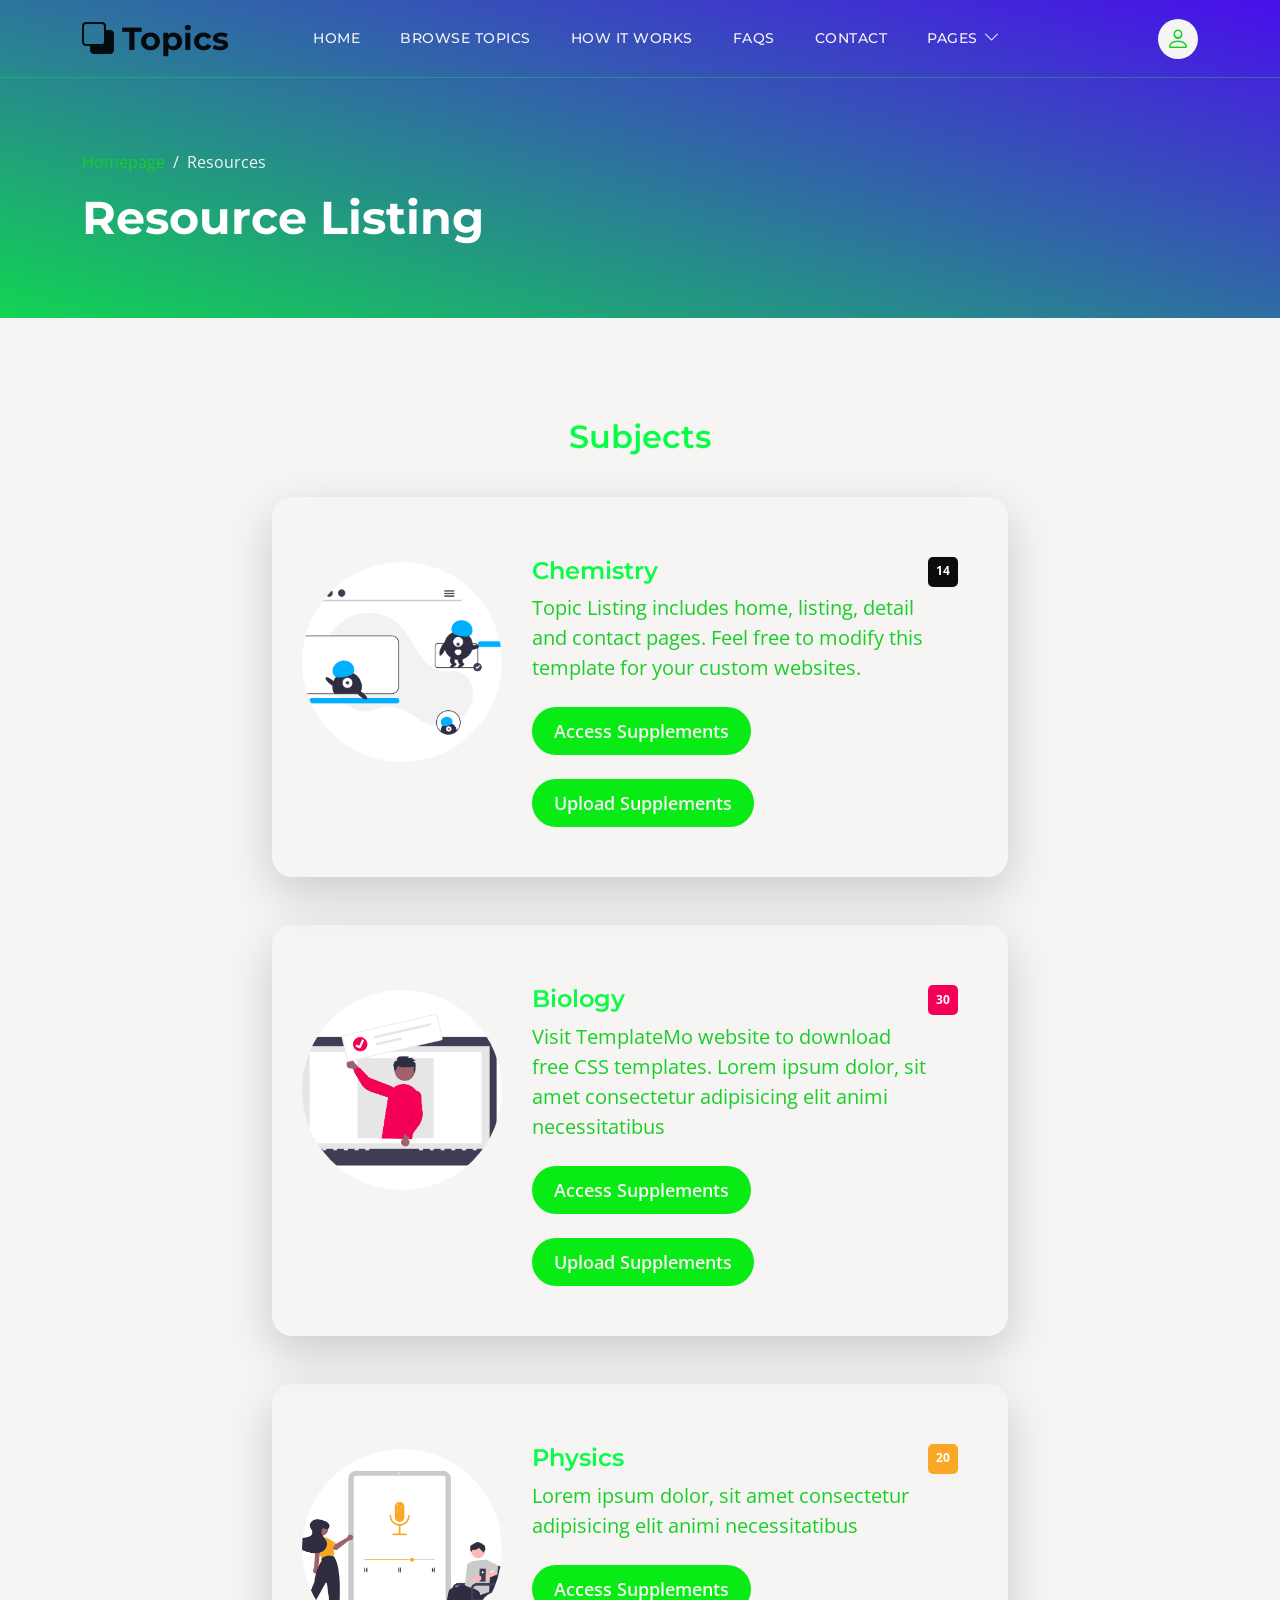
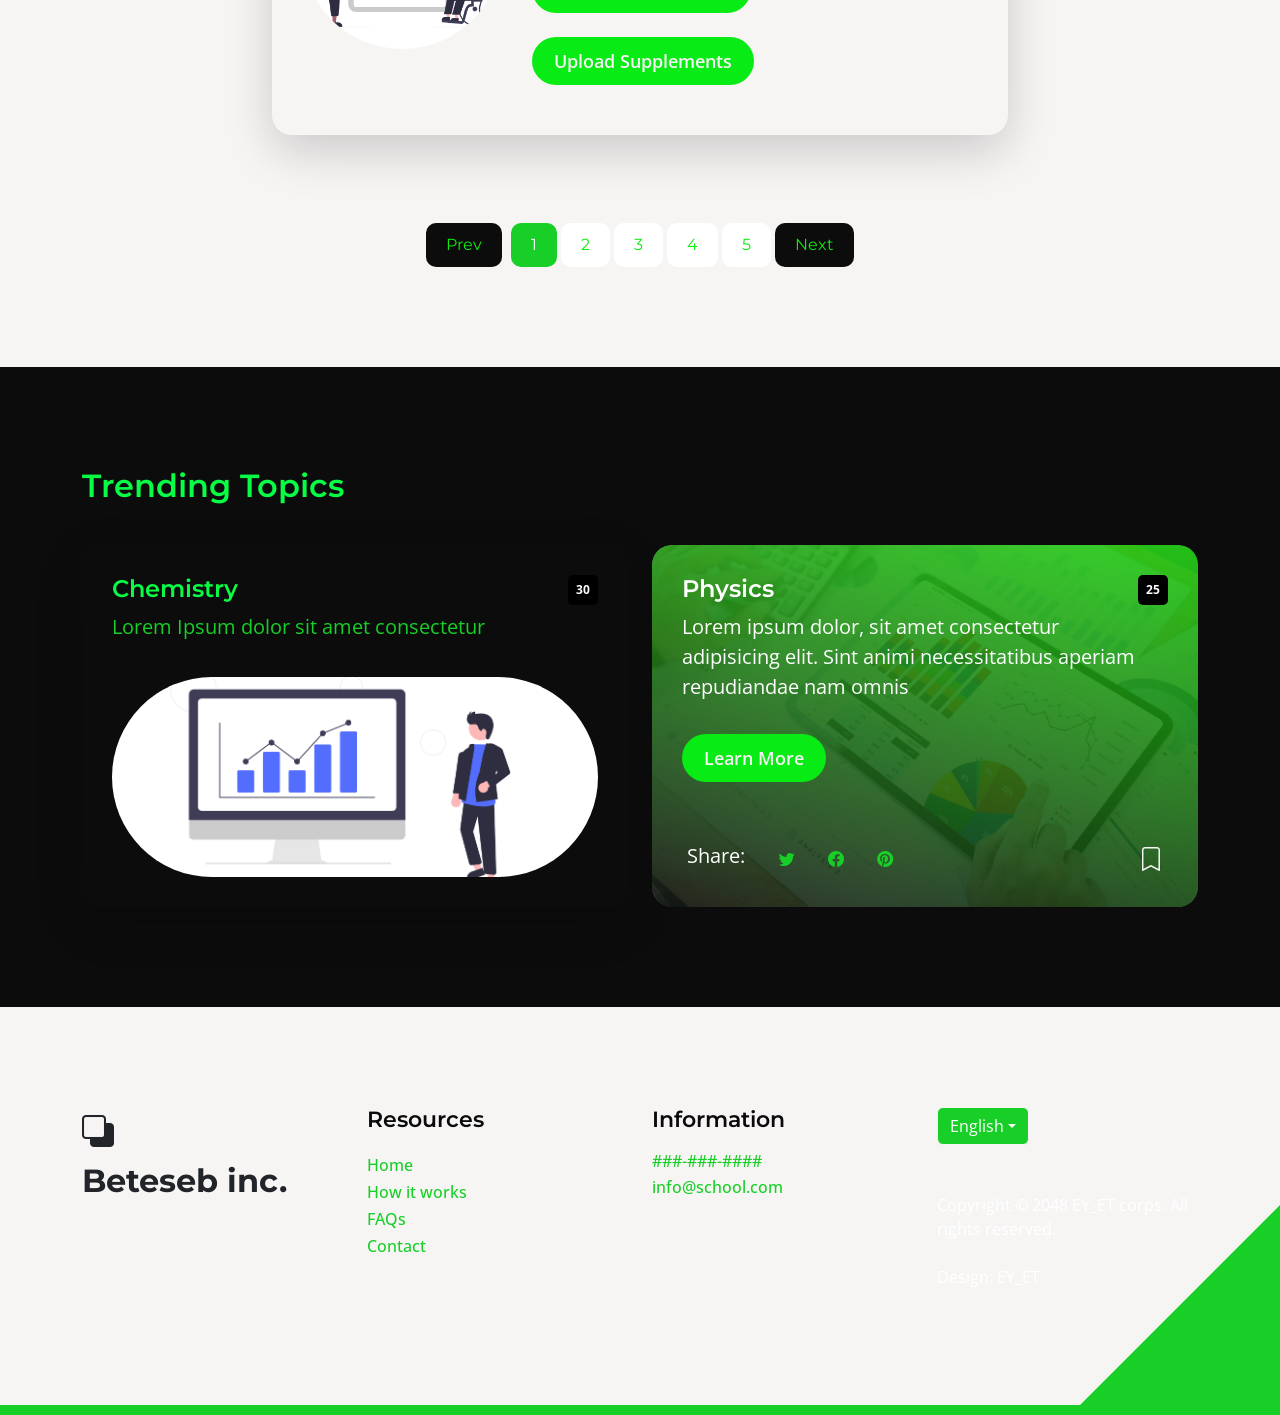
<file: topics-listing.html>
<!doctype html>
<html lang="en">
    <head>
        <meta charset="utf-8">
        <meta name="viewport" content="width=device-width, initial-scale=1">

        <meta name="description" content="">
        <meta name="author" content="">

        <title>Topic Listing Page</title>

        <!-- CSS FILES -->        
        <link rel="preconnect" href="https://fonts.googleapis.com">
        
        <link rel="preconnect" href="https://fonts.gstatic.com" crossorigin>

        <link href="https://fonts.googleapis.com/css2?family=Montserrat:wght@500;600;700&family=Open+Sans&display=swap" rel="stylesheet">
                        
        <link href="css/bootstrap.min.css" rel="stylesheet">

        <link href="css/bootstrap-icons.css" rel="stylesheet">

        <link href="css/templatemo-topic-listing.css" rel="stylesheet">
<!--

TemplateMo 590 topic listing

https://templatemo.com/tm-590-topic-listing

-->
    </head>
    
    <body class="topics-listing-page" id="top">

        <main>

            <nav class="navbar navbar-expand-lg">
                <div class="container">
                    <a class="navbar-brand" href="homepage.php">
                        <i class="bi-back"></i>
                        <span>Topics</span>
                    </a>

                    <div class="d-lg-none ms-auto me-4">
                        <a href="#top" class="navbar-icon bi-person smoothscroll"></a>
                    </div>
    
                    <button class="navbar-toggler" type="button" data-bs-toggle="collapse" data-bs-target="#navbarNav" aria-controls="navbarNav" aria-expanded="false" aria-label="Toggle navigation">
                        <span class="navbar-toggler-icon"></span>
                    </button>
    
                    <div class="collapse navbar-collapse" id="navbarNav">
                        <ul class="navbar-nav ms-lg-5 me-lg-auto">
                            <li class="nav-item">
                                <a class="nav-link click-scroll" href="homepage.php#section_1">Home</a>
                            </li>

                            <li class="nav-item">
                                <a class="nav-link click-scroll" href="homepage.php#section_2">Browse Topics</a>
                            </li>
    
                            <li class="nav-item">
                                <a class="nav-link click-scroll" href="homepage.php#section_3">How it works</a>
                            </li>

                            <li class="nav-item">
                                <a class="nav-link click-scroll" href="homepage.php#section_4">FAQs</a>
                            </li>
    
                            <li class="nav-item">
                                <a class="nav-link click-scroll" href="homepage.php#section_5">Contact</a>
                            </li>

                            <li class="nav-item dropdown">
                                <a class="nav-link dropdown-toggle" href="#section_5" id="navbarLightDropdownMenuLink" role="button" data-bs-toggle="dropdown" aria-expanded="false">Pages</a>

                                <ul class="dropdown-menu dropdown-menu-light" aria-labelledby="navbarLightDropdownMenuLink">
                                    <li><a class="dropdown-item active" href="topics-listing.html">Topics Listing</a></li>

                                    <li><a class="dropdown-item" href="contact.html">Contact Form</a></li>
                                </ul>
                            </li>
                        </ul>

                        <div class="d-none d-lg-block">
                            <a href="#top" class="navbar-icon bi-person smoothscroll"></a>
                        </div>
                    </div>
                </div>
            </nav>


            <header class="site-header d-flex flex-column justify-content-center align-items-center">
                <div class="container">
                    <div class="row align-items-center">

                        <div class="col-lg-5 col-12">
                            <nav aria-label="breadcrumb">
                                <ol class="breadcrumb">
                                    <li class="breadcrumb-item"><a href="homepage.php">Homepage</a></li>

                                    <li class="breadcrumb-item active" aria-current="page">Resources</li>
                                </ol>
                            </nav>

                            <h2 class="text-white">Resource Listing</h2>
                        </div>

                    </div>
                </div>
            </header>


            <section class="section-padding">
                <div class="container">
                    <div class="row">

                        <div class="col-lg-12 col-12 text-center">
                            <h3 class="mb-4">Subjects</h3>
                        </div>

                        <div class="col-lg-8 col-12 mt-3 mx-auto">
                            <div class="custom-block custom-block-topics-listing bg-white shadow-lg mb-5">
                                <div class="d-flex">
                                    <img src="images/topics/undraw_Remote_design_team_re_urdx.png" class="custom-block-image img-fluid" alt="">

                                    <div class="custom-block-topics-listing-info d-flex">
                                        <div>
                                            <h5 class="mb-2">Chemistry</h5>

                                            <p class="mb-0">Topic Listing includes home, listing, detail and contact pages. Feel free to modify this template for your custom websites.</p>

                                            <a href="display_files.php" class="btn custom-btn mt-3 mt-lg-4">Access Supplements</a>
                                            <a href="user.html" class="btn custom-btn mt-3 mt-lg-4">Upload Supplements</a>
                                        </div>

                                        <span class="badge bg-design rounded-pill ms-auto">14</span>
                                    </div>
                                </div>
                            </div>

                            <div class="custom-block custom-block-topics-listing bg-white shadow-lg mb-5">
                                <div class="d-flex">
                                    <img src="images/topics/undraw_online_ad_re_ol62.png" class="custom-block-image img-fluid" alt="">

                                    <div class="custom-block-topics-listing-info d-flex">
                                        <div>
                                            <h5 class="mb-2">Biology</h5>

                                            <p class="mb-0">Visit TemplateMo website to download free CSS templates. Lorem ipsum dolor, sit amet consectetur adipisicing elit animi necessitatibus</p>

                                            <a href="display_files.php" class="btn custom-btn mt-3 mt-lg-4">Access Supplements</a>
                                            <a href="user.html" class="btn custom-btn mt-3 mt-lg-4">Upload Supplements</a>
                                        </div>

                                        <span class="badge bg-advertising rounded-pill ms-auto">30</span>
                                    </div>
                                </div>
                            </div>

                            <div class="custom-block custom-block-topics-listing bg-white shadow-lg mb-5">
                                <div class="d-flex">
                                    <img src="images/topics/undraw_Podcast_audience_re_4i5q.png" class="custom-block-image img-fluid" alt="">

                                    <div class="custom-block-topics-listing-info d-flex">
                                        <div>
                                            <h5 class="mb-2">Physics</h5>

                                            <p class="mb-0">Lorem ipsum dolor, sit amet consectetur adipisicing elit animi necessitatibus</p>

                                            <a href="display_files.php" class="btn custom-btn mt-3 mt-lg-4">Access Supplements</a>
                                            <a href="user.html" class="btn custom-btn mt-3 mt-lg-4">Upload Supplements</a>
                                        </div>

                                        <span class="badge bg-music rounded-pill ms-auto">20</span>
                                    </div>
                                </div>
                            </div>
                        </div>

                        <div class="col-lg-12 col-12">
                            <nav aria-label="Page navigation example">
                                <ul class="pagination justify-content-center mb-0">
                                    <li class="page-item">
                                        <a class="page-link" href="#" aria-label="Previous">
                                            <span aria-hidden="true">Prev</span>
                                        </a>
                                    </li>

                                    <li class="page-item active" aria-current="page">
                                        <a class="page-link" href="#">1</a>
                                    </li>
                                    
                                    <li class="page-item">
                                        <a class="page-link" href="topic-listing2.html">2</a>
                                    </li>
                                    
                                    <li class="page-item">
                                        <a class="page-link" href="#">3</a>
                                    </li>

                                    <li class="page-item">
                                        <a class="page-link" href="#">4</a>
                                    </li>

                                    <li class="page-item">
                                        <a class="page-link" href="#">5</a>
                                    </li>
                                    
                                    <li class="page-item">
                                        <a class="page-link" href="topic-listing2.html" aria-label="Next">
                                            <span aria-hidden="true">Next</span>
                                        </a>
                                    </li>
                                </ul>
                            </nav>
                        </div>

                    </div>
                </div>
            </section>


            <section class="section-padding section-bg">
                <div class="container">
                    <div class="row">

                        <div class="col-lg-12 col-12">
                            <h3 class="mb-4">Trending Topics</h3>
                        </div>

                        <div class="col-lg-6 col-md-6 col-12 mt-3 mb-4 mb-lg-0">
                            <div class="custom-block bg-white shadow-lg">
                                <a href="topics-detail.html">
                                    <div class="d-flex">
                                        <div>
                                            <h5 class="mb-2">Chemistry</h5>

                                            <p class="mb-0">Lorem Ipsum dolor sit amet consectetur</p>
                                        </div>

                                        <span class="badge bg-finance rounded-pill ms-auto">30</span>
                                    </div>

                                    <img src="images/topics/undraw_Finance_re_gnv2.png" class="custom-block-image img-fluid" alt="">
                                </a>
                            </div>
                        </div>

                        <div class="col-lg-6 col-md-6 col-12 mt-lg-3">
                            <div class="custom-block custom-block-overlay">
                                <div class="d-flex flex-column h-100">
                                    <img src="images/businesswoman-using-tablet-analysis.jpg" class="custom-block-image img-fluid" alt="">

                                    <div class="custom-block-overlay-text d-flex">
                                        <div>
                                            <h5 class="text-white mb-2">Physics</h5>

                                            <p class="text-white">Lorem ipsum dolor, sit amet consectetur adipisicing elit. Sint animi necessitatibus aperiam repudiandae nam omnis</p>

                                            <a href="topics-detail.html" class="btn custom-btn mt-2 mt-lg-3">Learn More</a>
                                        </div>

                                        <span class="badge bg-finance rounded-pill ms-auto">25</span>
                                    </div>

                                    <div class="social-share d-flex">
                                        <p class="text-white me-4">Share:</p>

                                        <ul class="social-icon">
                                            <li class="social-icon-item">
                                                <a href="#" class="social-icon-link bi-twitter"></a>
                                            </li>

                                            <li class="social-icon-item">
                                                <a href="#" class="social-icon-link bi-facebook"></a>
                                            </li>

                                            <li class="social-icon-item">
                                                <a href="#" class="social-icon-link bi-pinterest"></a>
                                            </li>
                                        </ul>

                                        <a href="#" class="custom-icon bi-bookmark ms-auto"></a>
                                    </div>

                                    <div class="section-overlay"></div>
                                </div>
                            </div>
                        </div>

                    </div>
                </div>
            </section>
        </main>

		<footer class="site-footer section-padding">
            <div class="container">
                <div class="row">

                    <div class="col-lg-3 col-12 mb-4 pb-2">
                        <a class="navbar-brand mb-2" href="homepage.php">
                            <i class="bi-back"></i>
                            <span><br>Beteseb inc.</span>
                        </a>
                    </div>

                    <div class="col-lg-3 col-md-4 col-6">
                        <h6 class="site-footer-title mb-3">Resources</h6>

                        <ul class="site-footer-links">
                            <li class="site-footer-link-item">
                                <a href="#" class="site-footer-link">Home</a>
                            </li>

                            <li class="site-footer-link-item">
                                <a href="#" class="site-footer-link">How it works</a>
                            </li>

                            <li class="site-footer-link-item">
                                <a href="#" class="site-footer-link">FAQs</a>
                            </li>

                            <li class="site-footer-link-item">
                                <a href="#" class="site-footer-link">Contact</a>
                            </li>
                        </ul>
                    </div>

                    <div class="col-lg-3 col-md-4 col-6 mb-4 mb-lg-0">
                        <h6 class="site-footer-title mb-3">Information</h6>

                        <p class="text-white d-flex mb-1">
                            <a href="tel: 305-240-9671" class="site-footer-link">
                                ###-###-####
                            </a>
                        </p>

                        <p class="text-white d-flex">
                            <a href="mailto:info@company.com" class="site-footer-link">
                                info@school.com
                            </a>
                        </p>
                    </div>

                    <div class="col-lg-3 col-md-4 col-12 mt-4 mt-lg-0 ms-auto">
                        <div class="dropdown">
                            <button class="btn btn-secondary dropdown-toggle" type="button" data-bs-toggle="dropdown" aria-expanded="false">
                            English</button>

                            <ul class="dropdown-menu">
                                <li><button class="dropdown-item" type="button">Thai</button></li>

                                <li><button class="dropdown-item" type="button">Myanmar</button></li>

                                <li><button class="dropdown-item" type="button">Arabic</button></li>
                            </ul>
                        </div >

                        <p class="copyright-text mt-lg-5 mt-4" style="color: white;">Copyright © 2048 EY_ET corps. All rights reserved.
                        <br><br>Design: EY_ET</p>
                        
                    </div>

                </div>
            </div>
        </footer>

        <!-- JAVASCRIPT FILES -->
        <script src="js/jquery.min.js"></script>
        <script src="js/bootstrap.bundle.min.js"></script>
        <script src="js/jquery.sticky.js"></script>
        <script src="js/custom.js"></script>

    </body>
</html>
</file>
<file: img/style.css>
html,
    body {
        height: 100%;
    }

    body {
        background-color: #000000;
        margin: 0;
        font-family: Arial;
        overflow: hidden;
    }

    a {
        color: #ffffff;
    }

    #info {
        position: absolute;
        width: 100%;
        color: #ffffff;
        padding: 5px;
        margin-top: 20px;
        font-family: Monospace;
        font-size: 20px;
        font-weight: bold;
        text-align: center;
    }

    #menu {
        position: absolute;
        bottom: 20px;
        width: 100%;
        text-align: center;
    }

    .element {
        width: 140px;
        height: 180px;
        box-shadow: 0px 0px 20px rgba(0, 255, 255, 0.5);
        border: 1px solid rgba(127, 255, 255, 0.25);
        cursor: default;
    }

    .element:hover {
        box-shadow: 0px 0px 20px rgba(0, 255, 255, 0.75);
        border: 1px solid rgba(127, 255, 255, 0.75);
    }

    .element .number {
        position: absolute;
        top: 20px;
        right: 20px;
        font-size: 20px;
        color: rgba(127, 255, 255, 0.75);
    }

    .element .symbol {
        position: absolute;
        top: 40px;
        width: 100%;
        font-size: 70px;
        text-align: center;
        color: rgba(255, 255, 255, 0.75);
        font-weight: bold;

        -webkit-filter: drop-shadow(0px 0px 20px rgba(0, 255, 255, 0.95));
        -moz-filter: drop-shadow(0px 0px 20px rgba(0, 255, 255, 0.95));
        -o-filter: drop-shadow(0px 0px 20px rgba(0, 255, 255, 0.95));
        -ms-filter: drop-shadow(0px 0px 20px rgba(0, 255, 255, 0.95));
        filter: drop-shadow(0px 0px 20px rgba(0, 255, 255, 0.95));
    }

    .element .details {
        position: absolute;
        top: 125px;
        width: 100%;
        font-size: 18px;
        text-align: center;
        color: rgba(127, 255, 255, 0.75);
    }

    button {
        color: rgba(127, 255, 255, 0.75);
        background: transparent;
        outline: 1px solid rgba(127, 255, 255, 0.75);
        border: 0px;
        padding: 5px 10px;
        cursor: pointer;
    }

    button:hover {
        background-color: rgba(0, 255, 255, 0.5);
    }

    button:active {
        color: #000000;
        background-color: rgba(0, 255, 255, 0.75);
    }
</file>
<file: css/templatemo-topic-listing.css>
/*

TemplateMo 590 topic listing

https://templatemo.com/tm-590-topic-listing

*/

/*---------------------------------------
  CUSTOM PROPERTIES ( VARIABLES )             
-----------------------------------------*/
:root {
  --white-color: #f7f4f4;
  --primary-color: #0a0a0a;
  --secondary-color: #17cf26;
  --section-bg-color: #0c0c0c;
  --custom-btn-bg-color: #08eb14;
  --custom-btn-bg-hover-color: #11f74a;
  --dark-color: #08fd45;
  --p-color: #0eec0e;
  --border-color: #0a0a0a;
  --link-hover-color: #137a24;

  --body-font-family: "Open Sans", sans-serif;
  --title-font-family: "Montserrat", sans-serif;

  --h1-font-size: 58px;
  --h2-font-size: 46px;
  --h3-font-size: 32px;
  --h4-font-size: 28px;
  --h5-font-size: 24px;
  --h6-font-size: 22px;
  --p-font-size: 20px;
  --menu-font-size: 14px;
  --btn-font-size: 18px;
  --copyright-font-size: 16px;

  --border-radius-large: 100px;
  --border-radius-medium: 20px;
  --border-radius-small: 10px;

  --font-weight-normal: 400;
  --font-weight-medium: 500;
  --font-weight-semibold: 600;
  --font-weight-bold: 700;
}

body {
  background-color: var(--white-color);
  font-family: var(--body-font-family);
}

/*---------------------------------------
    TYPOGRAPHY               
  -----------------------------------------*/

h2,
h3,
h4,
h5,
h6 {
  color: var(--dark-color);
}

h1,
h2,
h3,
h4,
h5,
h6 {
  font-family: var(--title-font-family);
  font-weight: var(--font-weight-semibold);
}

h1 {
  font-size: var(--h1-font-size);
  font-weight: var(--font-weight-bold);
}

h2 {
  font-size: var(--h2-font-size);
  font-weight: var(--font-weight-bold);
}

h3 {
  font-size: var(--h3-font-size);
}

h4 {
  font-size: var(--h4-font-size);
}

h5 {
  font-size: var(--h5-font-size);
}

h6 {
  color: var(--primary-color);
  font-size: var(--h6-font-size);
}

p {
  color: var(--secondary-color);
  font-size: var(--p-font-size);
  font-weight: var(--font-weight-normal);
}

ul li {
  color: var(--p-color);
  font-size: var(--p-font-size);
  font-weight: var(--font-weight-normal);
}

a,
button {
  touch-action: manipulation;
  transition: all 0.3s;
}

a {
  display: inline-block;
  color: var(--secondary-color);
  text-decoration: none;
}

a:hover {
  color: var(--link-hover-color);
}

b,
strong {
  font-weight: var(--font-weight-bold);
}

/*---------------------------------------
    SECTION               
  -----------------------------------------*/
.section-padding {
  padding-top: 100px;
  padding-bottom: 100px;
}

.section-bg {
  background-color: var(--section-bg-color);
}

.section-overlay {
  background-image: linear-gradient(15deg, #111311 0%, #1cd30b 100%);
  position: absolute;
  top: 0;
  left: 0;
  pointer-events: none;
  width: 100%;
  height: 100%;
  opacity: 0.85;
}

.section-overlay + .container {
  position: relative;
}

.tab-content {
  background-color: var(--black-color);
  border-radius: var(--border-radius-medium);
}

.nav-tabs {
  border-bottom: 1px solid #09f0cd;
  margin-bottom: 40px;
  justify-content: center;
}

.nav-tabs .nav-link {
  border-radius: 0;
  border-top: 0;
  border-right: 0;
  border-left: 0;
  color: var(--p-color);
  font-family: var(--title-font-family);
  font-size: var(--btn-font-size);
  font-weight: var(--font-weight-medium);
  padding: 15px 25px;
  transition: all 0.3s;
}

.nav-tabs .nav-link:first-child {
  margin-right: 20px;
}

.nav-tabs .nav-item.show .nav-link,
.nav-tabs .nav-link.active,
.nav-tabs .nav-link:focus,
.nav-tabs .nav-link:hover {
  border-bottom-color: var(--primary-color);
  color: var(--primary-color);
}

/*---------------------------------------
    CUSTOM ICON COLOR               
  -----------------------------------------*/
.custom-icon {
  color: var(--secondary-color);
}

/*---------------------------------------
    CUSTOM BUTTON               
  -----------------------------------------*/
.custom-btn {
  background: var(--custom-btn-bg-color);
  border: 2px solid transparent;
  border-radius: var(--border-radius-large);
  color: var(--white-color);
  font-size: var(--btn-font-size);
  font-weight: var(--font-weight-semibold);
  line-height: normal;
  transition: all 0.3s;
  padding: 10px 20px;
}

.custom-btn:hover {
  background: var(--black-color);
  color: var(--black-color);
  border: 2px solid;
}

.custom-border-btn {
  background: transparent;
  border: 2px solid var(--custom-btn-bg-color);
  color: var(--custom-btn-bg-color);
}

.custom-border-btn:hover {
  background: var(--custom-btn-bg-color);
  border-color: transparent;
  color: var(--white-color);
}

.custom-btn-bg-white {
  border-color: var(--white-color);
  color: var(--white-color);
}

/*---------------------------------------
    SITE HEADER              
  -----------------------------------------*/
.site-header {
  background-image: linear-gradient(15deg, #12d453 0%, #490eec 100%);
  padding-top: 150px;
  padding-bottom: 80px;
}

.site-header .container {
  height: 100%;
}

.breadcrumb-item + .breadcrumb-item::before,
.breadcrumb-item a:hover,
.breadcrumb-item.active {
  color: var(--white-color);
}

.site-header .custom-icon {
  color: var(--white-color);
  font-size: var(--h4-font-size);
}

.site-header .custom-icon:hover {
  color: var(--secondary-color);
}

/*---------------------------------------
    NAVIGATION              
  -----------------------------------------*/
.sticky-wrapper {
  position: absolute;
  top: 0;
  right: 0;
  left: 0;
}

.sticky-wrapper.is-sticky .navbar {
  background-color: var(--secondary-color);
}

.navbar {
  background: transparent;
  border-bottom: 1px solid rgba(33, 228, 59, 0.35);
  z-index: 9;
}

.navbar-brand,
.navbar-brand:hover {
  font-size: var(--h3-font-size);
  font-weight: var(--font-weight-bold);
  display: block;
}

.navbar-brand span {
  font-family: var(--title-font-family);
}

.navbar-expand-lg .navbar-nav .nav-link {
  border-radius: var(--border-radius-large);
  margin: 10px;
  padding: 10px;
}

.navbar-nav .nav-link {
  display: inline-block;
  color: var(--white-color);
  font-family: var(--title-font-family);
  font-size: var(--menu-font-size);
  font-weight: var(--font-weight-medium);
  text-transform: uppercase;
  letter-spacing: 0.5px;
  position: relative;
  padding-top: 15px;
  padding-bottom: 15px;
}

.navbar-nav .nav-link.active,
.navbar-nav .nav-link:hover {
  color: var(--primary-color);
}

.navbar .dropdown-menu {
  background: var(--white-color);
  box-shadow: 0 1rem 3rem rgba(0, 0, 0, 0.175);
  border: 0;
  display: inherit;
  opacity: 0;
  min-width: 9rem;
  margin-top: 20px;
  padding: 13px 0 10px 0;
  transition: all 0.3s;
  pointer-events: none;
}

.navbar .dropdown-menu::before {
  content: "";
  width: 0;
  height: 0;
  border-left: 20px solid transparent;
  border-right: 20px solid transparent;
  border-bottom: 15px solid var(--white-color);
  position: absolute;
  top: -10px;
  left: 10px;
}

.navbar .dropdown-item {
  display: inline-block;
  color: var(--p-bg-color);
  font-family: var(--title-font-family);
  font-size: var(--menu-font-size);
  font-weight: var(--font-weight-medium);
  text-transform: uppercase;
  letter-spacing: 0.5px;
  position: relative;
}

.navbar .dropdown-item.active {
  background: transparent;
  color: var(--secondary-color);
}
.navbar .dropdown-item:active,
.navbar .dropdown-item:focus,
.navbar .dropdown-item:hover {
  background: transparent;
  color: var(--primary-color);
}

.navbar .dropdown-toggle::after {
  content: "\f282";
  display: inline-block;
  font-family: bootstrap-icons !important;
  font-size: var(--copyright-font-size);
  font-style: normal;
  font-weight: normal !important;
  font-variant: normal;
  text-transform: none;
  line-height: 1;
  vertical-align: -0.125em;
  -webkit-font-smoothing: antialiased;
  -moz-osx-font-smoothing: grayscale;
  position: relative;
  left: 2px;
  border: 0;
}

@media screen and (min-width: 992px) {
  .navbar .dropdown:hover .dropdown-menu {
    opacity: 1;
    margin-top: 0;
    pointer-events: auto;
  }
}

.navbar-icon {
  background: var(--white-color);
  border-radius: var(--border-radius-large);
  display: inline-block;
  font-size: var(--h5-font-size);
  width: 40px;
  height: 40px;
  line-height: 40px;
  text-align: center;
  transition: all 0.3s ease;
}

.navbar-icon:hover {
  background: var(--primary-color);
  color: var(--white-color);
}

.navbar-toggler {
  border: 0;
  padding: 0;
  cursor: pointer;
  margin: 0;
  width: 30px;
  height: 35px;
  outline: none;
}

.navbar-toggler:focus {
  outline: none;
  box-shadow: none;
}

.navbar-toggler[aria-expanded="true"] .navbar-toggler-icon {
  background: transparent;
}

.navbar-toggler[aria-expanded="true"] .navbar-toggler-icon:before,
.navbar-toggler[aria-expanded="true"] .navbar-toggler-icon:after {
  transition: top 300ms 50ms ease, -webkit-transform 300ms 350ms ease;
  transition: top 300ms 50ms ease, transform 300ms 350ms ease;
  transition: top 300ms 50ms ease, transform 300ms 350ms ease,
    -webkit-transform 300ms 350ms ease;
  top: 0;
}

.navbar-toggler[aria-expanded="true"] .navbar-toggler-icon:before {
  transform: rotate(45deg);
}

.navbar-toggler[aria-expanded="true"] .navbar-toggler-icon:after {
  transform: rotate(-45deg);
}

.navbar-toggler .navbar-toggler-icon {
  background: var(--white-color);
  transition: background 10ms 300ms ease;
  display: block;
  width: 30px;
  height: 2px;
  position: relative;
}

.navbar-toggler .navbar-toggler-icon:before,
.navbar-toggler .navbar-toggler-icon:after {
  transition: top 300ms 350ms ease, -webkit-transform 300ms 50ms ease;
  transition: top 300ms 350ms ease, transform 300ms 50ms ease;
  transition: top 300ms 350ms ease, transform 300ms 50ms ease,
    -webkit-transform 300ms 50ms ease;
  position: absolute;
  right: 0;
  left: 0;
  background: var(--white-color);
  width: 30px;
  height: 2px;
  content: "";
}

.navbar-toggler .navbar-toggler-icon::before {
  top: -8px;
}

.navbar-toggler .navbar-toggler-icon::after {
  top: 8px;
}

/*---------------------------------------
    HERO        
  -----------------------------------------*/
.hero-section {
  background-image: linear-gradient(15deg, #000000 0%, #09f11c 100%);
  position: relative;
  overflow: hidden;
  padding-top: 150px;
  padding-bottom: 150px;
}

.hero-section .input-group {
  background-color: var(--white-color);
  border-radius: var(--border-radius-large);
  padding: 10px 15px;
}

.hero-section .input-group-text {
  background-color: rgb(255, 255, 255);
  border: 0;
}

.hero-section input[type="search"] {
  border: 0;
  box-shadow: none;
  margin-bottom: 0;
  padding-left: 0;
}

.hero-section button[type="submit"] {
  background-color: var(--primary-color);
  border: 0;
  border-radius: var(--border-radius-large) !important;
  color: var(--white-color);
  max-width: 150px;
}

/*---------------------------------------
    TOPICS              
  -----------------------------------------*/
.featured-section {
  background-color: var(--secondary-color);
  border-radius: 0 0 100px 100px;
  padding-bottom: 100px;
}

.featured-section .row {
  position: relative;
  bottom: 100px;
  margin-bottom: -100px;
}

.custom-block {
  border-radius: var(--border-radius-medium);
  position: relative;
  overflow: hidden;
  padding: 30px;
  transition: all 0.3s ease;
  height: 100%;
}

.custom-block:hover {
  background-color: var(--primary-color);
  transform: translateY(-3px);
}

.custom-block > a {
  width: 100%;
}

.custom-block-image {
  display: block;
  width: 100%;
  height: 200px;
  object-fit: cover;
  margin-top: 35px;
}

.custom-block .rounded-pill {
  border-radius: 5px !important;
  display: flex;
  justify-content: center;
  text-align: center;
  width: 30px;
  height: 30px;
  line-height: 20px;
}

.custom-block-overlay {
  height: 100%;
  min-height: 350px;
  padding: 0;
}

.custom-block-overlay > a {
  height: 100%;
}

.custom-block-overlay .custom-block-image {
  border-radius: var(--border-radius-medium);
  display: block;
  height: 100%;
  margin-top: 0;
}

.custom-block-overlay-text {
  position: absolute;
  z-index: 2;
  top: 0;
  right: 0;
  left: 0;
  padding: 30px;
}

.social-share {
  position: absolute;
  bottom: 0;
  right: 0;
  left: 0;
  z-index: 2;
  padding: 20px 35px;
}

.social-share .bi-bookmark {
  color: var(--white-color);
  font-size: var(--h5-font-size);
}

.social-share .bi-bookmark:hover {
  color: var(--secondary-color);
}

.bg-design {
  background-color: #0c0c0c;
}

.bg-graphic {
  background-color: #00bf00;
}

.bg-advertising {
  background-color: #f50057;
}

.bg-finance {
  background-color: #000000;
}

.bg-music {
  background-color: #f9a826;
}

.bg-education {
  background-color: #00bfa6;
}

/*---------------------------------------
    TOPICS               
  -----------------------------------------*/
.topics-detail-block {
  border-radius: var(--border-radius-medium);
  position: relative;
  overflow: hidden;
}

.topics-detail-block-image {
  display: block;
  border-radius: var(--border-radius-medium);
}

blockquote {
  background-color: var(--section-bg-color);
  border-radius: var(--border-radius-small);
  font-family: var(--title-font-family);
  font-size: var(--h4-font-size);
  font-weight: var(--font-weight-bold);
  display: inline-block;
  text-align: center;
  margin: 30px;
  padding: 40px;
}

.topics-listing-page .site-header {
  padding-bottom: 65px;
}

.custom-block-topics-listing-info {
  margin: 30px 20px 20px 30px;
}

.custom-block-topics-listing {
  height: inherit;
}

.custom-block-topics-listing .custom-block-image {
  width: 200px;
}

/*---------------------------------------
    PAGINATION              
  -----------------------------------------*/
.pagination {
  margin-top: 40px;
}

.page-link {
  border: 0;
  border-radius: var(--border-radius-small);
  color: var(--p-color);
  font-family: var(--title-font-family);
  margin: 0 5px;
  padding: 10px 20px;
}

.page-link:hover,
.page-item:first-child .page-link:hover,
.page-item:last-child .page-link:hover {
  background-color: var(--secondary-color);
  color: var(--white-color);
}

.page-item:first-child .page-link {
  margin-right: 10px;
}

.page-item:first-child .page-link,
.page-item:last-child .page-link {
  background-color: var(--section-bg-color);
  border-radius: var(--border-radius-small);
}

.active > .page-link,
.page-link.active {
  background-color: var(--secondary-color);
  border-color: var(--secondary-color);
}

/*---------------------------------------
    TIMELINE              
  -----------------------------------------*/
.timeline-section {
  background-image: url("../images/colleagues-working-cozy-office-medium-shot.jpg");
  background-repeat: no-repeat;
  background-position: center;
  background-size: cover;
  position: relative;
}

.timeline-container .vertical-scrollable-timeline {
  list-style-type: none;
  position: relative;
  padding-left: 0;
}

.timeline-container .vertical-scrollable-timeline .list-progress {
  width: 8px;
  height: 87%;
  background-color: var(--primary-color);
  position: absolute;
  left: 52px;
  top: 0;
  overflow: hidden;
}

.timeline-container .vertical-scrollable-timeline .list-progress .inner {
  position: absolute;
  right: 0;
  bottom: 0;
  height: 100%;
  background-color: var(--secondary-color);
  width: 100%;
}

.timeline-container .vertical-scrollable-timeline li {
  position: relative;
  padding: 20px 0px 65px 145px;
}

.timeline-container .vertical-scrollable-timeline li:last-child {
  padding-bottom: 0;
}

.timeline-container .vertical-scrollable-timeline li p {
  line-height: 40px;
}

.timeline-container .vertical-scrollable-timeline li p:last-child {
  margin-bottom: 0;
}

.timeline-container .vertical-scrollable-timeline li .icon-holder {
  position: absolute;
  left: 0;
  top: 0;
  width: 104px;
  height: 104px;
  display: flex;
  justify-content: center;
  align-items: center;
  background-color: var(--secondary-color);
  border-radius: 50%;
  z-index: 1;
  transition: 0.4s all;
}

.timeline-container .vertical-scrollable-timeline li .icon-holder::before {
  content: "";
  width: 80px;
  height: 80px;
  border: 4px solid #fff;
  position: absolute;
  background-color: var(--secondary-color);
  border-radius: 50%;
  z-index: -1;
  transition: 0.4s all;
}

.timeline-container .vertical-scrollable-timeline li .icon-holder i {
  font-size: 25px;
  color: var(--white-color);
}

.timeline-container .vertical-scrollable-timeline li::before {
  content: "";
  position: absolute;
  height: 100%;
  width: 8px;
  background-color: transparent;
  left: 52px;
  z-index: 0;
}

.timeline-container .vertical-scrollable-timeline li.active .icon-holder {
  background-color: var(--primary-color);
}

.timeline-container
  .vertical-scrollable-timeline
  li.active
  .icon-holder::before {
  background-color: var(--primary-color);
}

/*---------------------------------------
    FAQs              
  -----------------------------------------*/
.faq-section .accordion-item {
  border: 0;
}

.faq-section .accordion-button {
  font-size: var(--h6-font-size);
  font-weight: var(--font-weight-semibold);
}

.faq-section .accordion-item:first-of-type .accordion-button {
  border-radius: var(--border-radius-large);
}

.faq-section .accordion-button:not(.collapsed) {
  border-radius: var(--border-radius-large);
  box-shadow: none;
  color: var(--primary-color);
}

.faq-section .accordion-body {
  color: var(--p-color);
  font-size: var(--btn-font-size);
  line-height: 40px;
}

/*---------------------------------------
    NEWSLETTER               
  -----------------------------------------*/
.newsletter-image {
  border-radius: var(--border-radius-medium);
}

/*---------------------------------------
    CONTACT               
  -----------------------------------------*/
.google-map {
  border-radius: var(--border-radius-medium);
}

.contact-form .form-floating > textarea {
  border-radius: var(--border-radius-medium);
  height: 150px;
}

/*---------------------------------------
    SUBSCRIBE FORM               
  -----------------------------------------*/
.subscribe-form-wrap {
  padding: 50px;
}

.subscribe-form {
  width: 95%;
}

/*---------------------------------------
    CUSTOM FORM               
  -----------------------------------------*/
.custom-form .form-control {
  border-radius: var(--border-radius-large);
  color: var(--p-color);
  margin-bottom: 24px;
  padding-top: 13px;
  padding-bottom: 13px;
  padding-left: 20px;
  outline: none;
}

.form-floating > label {
  padding-left: 20px;
}

.custom-form button[type="submit"] {
  background: var(--custom-btn-bg-color);
  border: none;
  border-radius: var(--border-radius-large);
  color: var(--white-color);
  font-family: var(--title-font-family);
  font-size: var(--p-font-size);
  font-weight: var(--font-weight-semibold);
  transition: all 0.3s;
  margin-bottom: 0;
}

.custom-form button[type="submit"]:hover,
.custom-form button[type="submit"]:focus {
  background: var(--primary-color);
  border-color: transparent;
}

/*---------------------------------------
    SITE FOOTER              
  -----------------------------------------*/
.site-footer {
  border-bottom: 10px solid var(--secondary-color);
  position: relative;
}

.site-footer::after {
  content: "";
  position: absolute;
  bottom: 0;
  right: 0;
  width: 0;
  height: 0;
  border-style: solid;
  border-width: 0 0 200px 200px;
  border-color: transparent transparent var(--secondary-color) transparent;
  pointer-events: none;
}

.site-footer-title {
  color: var(--primary-color);
}

.site-footer .dropdown-menu {
  padding: 0;
}

.site-footer .dropdown-item {
  color: var(--p-color);
  font-size: var(--menu-font-size);
  font-weight: var(--font-weight-medium);
  padding: 4px 18px;
}

.site-footer .dropdown-item:hover {
  background-color: transparent;
  color: var(--primary-color);
}

.site-footer .dropdown-menu li:first-child .dropdown-item {
  padding-top: 10px;
}

.site-footer .dropdown-menu li:last-child .dropdown-item {
  padding-bottom: 12px;
}

.site-footer .dropdown-toggle {
  background-color: var(--secondary-color);
  border-color: var(--white-color);
}

.site-footer .dropdown-toggle:hover {
  background-color: var(--primary-color);
  border-color: transparent;
}

.site-footer-links {
  padding-left: 0;
}

.site-footer-link-item {
  display: block;
  list-style: none;
  line-height: normal;
}

.site-footer-link {
  color: var(--secondary-color);
  font-size: var(--copyright-font-size);
  font-weight: var(--font-weight-medium);
  line-height: normal;
}

.copyright-text {
  font-size: var(--copyright-font-size);
}

/*---------------------------------------
    SOCIAL ICON               
  -----------------------------------------*/
.social-icon {
  margin: 0;
  padding: 0;
}

.social-icon-item {
  list-style: none;
  display: inline-block;
  vertical-align: top;
  color: var(--secondary-color);
}

.social-icon-link {
  border-radius: var(--border-radius-large);
  color: var(--secondary-color);
  font-size: var(--copyright-font-size);
  display: block;
  margin-right: 10px;
  text-align: center;
  width: 35px;
  height: 35px;
  line-height: 36px;
  transition: background 0.2s, color 0.2s;
}

.social-icon-link:hover {
  background: var(--primary-color);
  color: var(--black-color);
}

/*---------------------------------------
    RESPONSIVE STYLES               
  -----------------------------------------*/
@media screen and (max-width: 991px) {
  h1 {
    font-size: 48px;
  }

  h2 {
    font-size: 36px;
  }

  h3 {
    font-size: 32px;
  }

  h4 {
    font-size: 28px;
  }

  h5 {
    font-size: 20px;
  }

  h6 {
    font-size: 18px;
  }

  .section-padding {
    padding-top: 50px;
    padding-bottom: 50px;
  }

  .navbar {
    background-color: var(--secondary-color);
  }

  .navbar-nav .dropdown-menu {
    position: relative;
    left: 10px;
    opacity: 1;
    pointer-events: auto;
    max-width: 155px;
    margin-top: 10px;
    margin-bottom: 15px;
  }

  .navbar-expand-lg .navbar-nav {
    padding-bottom: 20px;
  }

  .navbar-expand-lg .navbar-nav .nav-link {
    padding: 0;
  }

  .nav-tabs .nav-link:first-child {
    margin-right: 5px;
  }

  .nav-tabs .nav-link {
    font-size: var(--copyright-font-size);
    padding: 10px;
  }

  .featured-section {
    border-radius: 0 0 80px 80px;
    padding-bottom: 50px;
  }

  .custom-block-topics-listing .custom-block-image {
    width: auto;
  }

  .custom-block-topics-listing > .d-flex,
  .custom-block-topics-listing-info,
  .custom-block-topics-listing a {
    flex-direction: column;
  }

  .timeline-container .vertical-scrollable-timeline .list-progress {
    height: 75%;
  }

  .timeline-container .vertical-scrollable-timeline li {
    padding-left: 135px;
  }

  .subscribe-form-wrap {
    padding-top: 30px;
    padding-bottom: 0;
  }
}

@media screen and (max-width: 480px) {
  h1 {
    font-size: 36px;
  }

  h2 {
    font-size: 28px;
  }

  h3 {
    font-size: 26px;
  }

  h4 {
    font-size: 22px;
  }

  h5 {
    font-size: 20px;
  }
}
</file>
